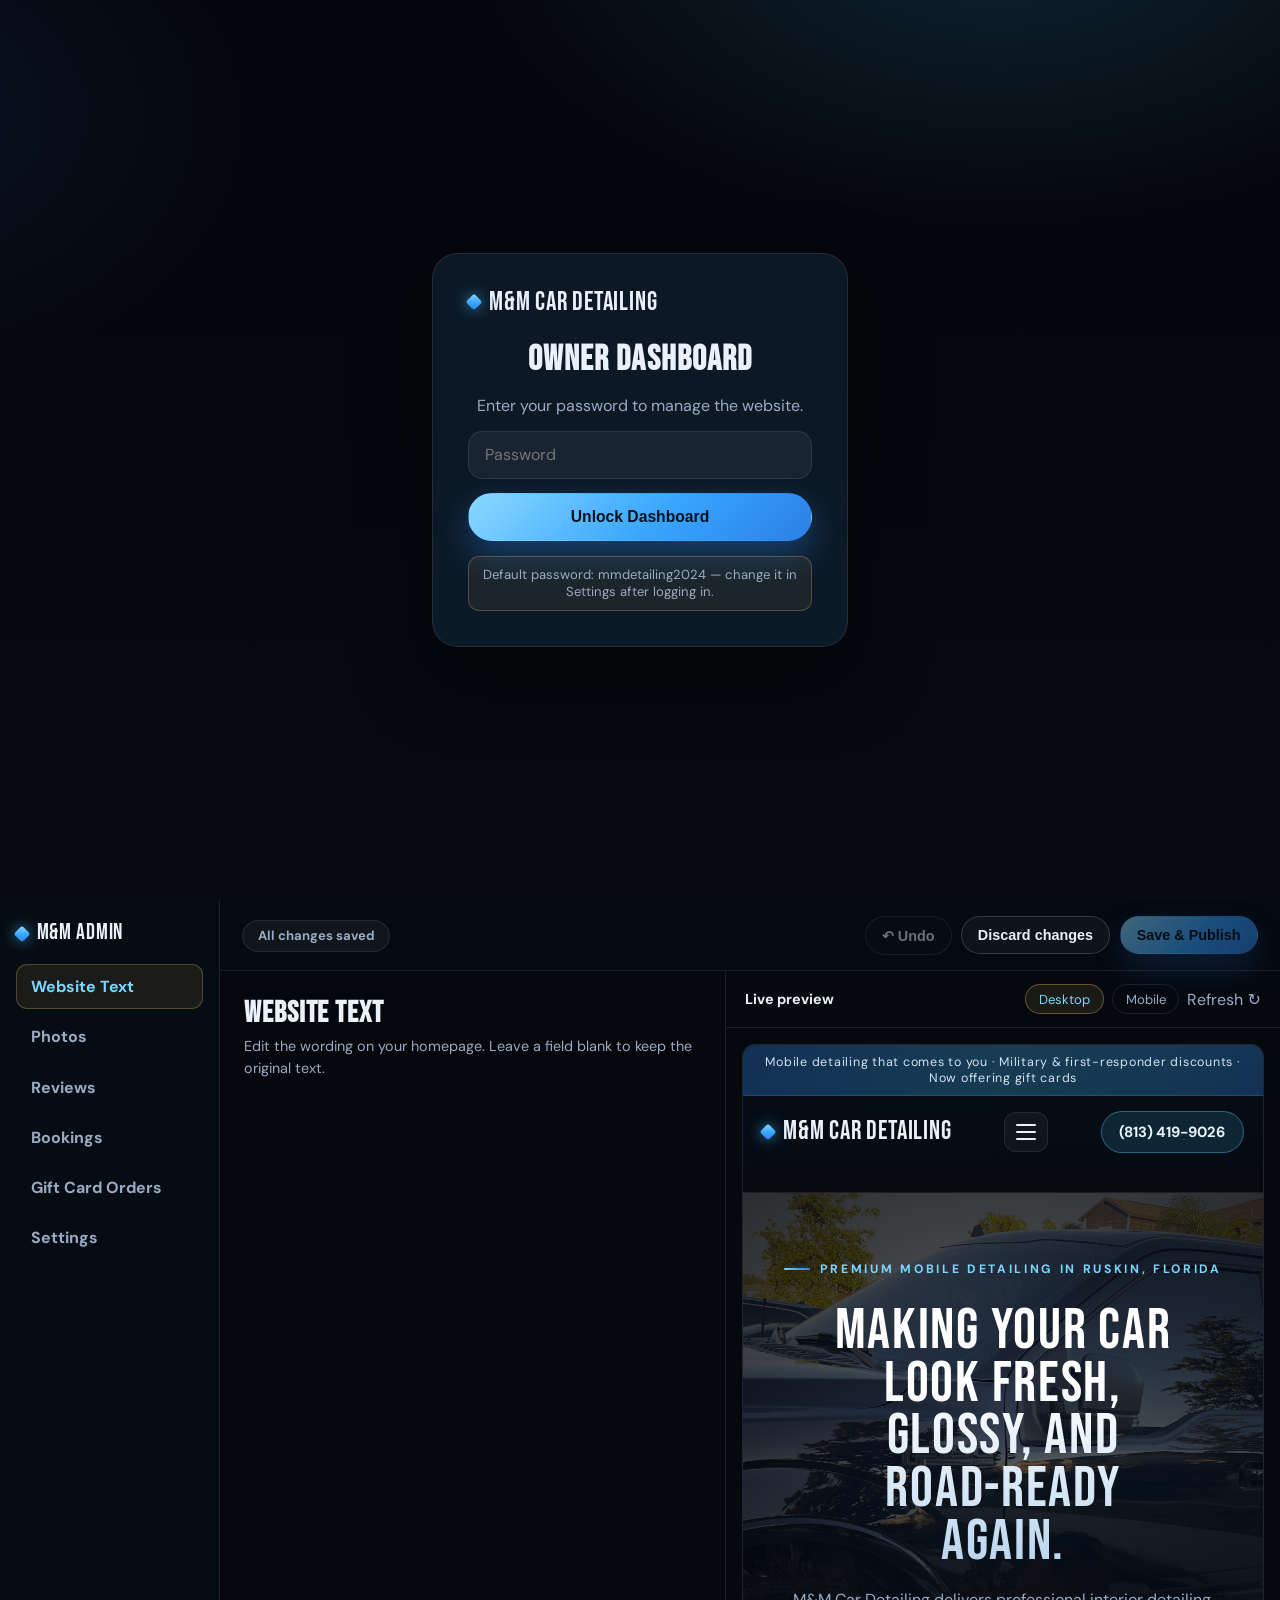
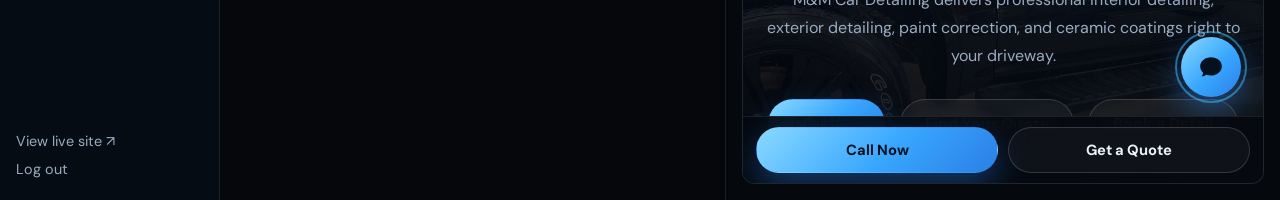
<file: admin/index.html>
<!DOCTYPE html>
<html lang="en">
  <head>
    <meta charset="UTF-8" />
    <meta name="viewport" content="width=device-width, initial-scale=1.0" />
    <meta name="robots" content="noindex, nofollow" />
    <title>Owner Dashboard | M&amp;M Car Detailing</title>
    <link rel="icon" type="image/svg+xml" href="../favicon.svg" />
    <link rel="preconnect" href="https://fonts.googleapis.com" />
    <link rel="preconnect" href="https://fonts.gstatic.com" crossorigin />
    <link
      href="https://fonts.googleapis.com/css2?family=Bebas+Neue&family=DM+Sans:wght@400;500;700&display=swap"
      rel="stylesheet"
    />
    <link rel="stylesheet" href="../styles.css" />
    <link rel="stylesheet" href="admin.css" />
  </head>
  <body class="admin-body">
    <!-- ================= LOGIN ================= -->
    <div class="login-screen" id="loginScreen">
      <form class="login-card" id="loginForm">
        <a class="brand" href="../">M&amp;M Car Detailing</a>
        <h1>Owner Dashboard</h1>
        <p>Enter your password to manage the website.</p>
        <input type="password" id="loginPassword" placeholder="Password" autocomplete="current-password" />
        <button type="submit" class="button primary">Unlock Dashboard</button>
        <p class="login-error" id="loginError" hidden>Incorrect password. Try again.</p>
        <p class="login-hint" id="loginHint" hidden></p>
      </form>
    </div>

    <!-- ================= DASHBOARD ================= -->
    <div class="dash" id="dashboard" hidden>
      <aside class="dash-side">
        <a class="brand" href="../">M&amp;M Admin</a>
        <nav class="dash-tabs">
          <button class="dash-tab is-active" data-tab="content">Website Text</button>
          <button class="dash-tab" data-tab="photos">Photos</button>
          <button class="dash-tab" data-tab="reviews">Reviews</button>
          <button class="dash-tab" data-tab="bookings">Bookings</button>
          <button class="dash-tab" data-tab="orders">Gift Card Orders</button>
          <button class="dash-tab" data-tab="settings">Settings</button>
        </nav>
        <div class="dash-side-foot">
          <a href="../" target="_blank" rel="noopener">View live site ↗</a>
          <button id="logoutBtn" class="link-btn">Log out</button>
        </div>
      </aside>

      <main class="dash-main">
        <header class="dash-bar">
          <div class="dash-status">
            <span id="draftStatus" class="status-pill">All changes saved</span>
          </div>
          <div class="dash-bar-actions">
            <button id="undoBtn" class="button secondary sm" disabled>↶ Undo</button>
            <button id="discardBtn" class="button secondary sm">Discard changes</button>
            <button id="saveBtn" class="button primary sm" disabled>Save &amp; Publish</button>
          </div>
        </header>

        <div class="dash-content">
          <section class="editor-col">
            <!-- Content tab -->
            <div class="tab-panel is-active" data-panel="content">
              <h2>Website Text</h2>
              <p class="panel-note">Edit the wording on your homepage. Leave a field blank to keep the original text.</p>
              <div id="contentFields"></div>
            </div>

            <!-- Photos tab -->
            <div class="tab-panel" data-panel="photos">
              <h2>Photos</h2>
              <p class="panel-note">Replace any photo by uploading a new image. Large images are automatically resized.</p>
              <div id="photoFields" class="photo-grid"></div>
            </div>

            <!-- Reviews tab -->
            <div class="tab-panel" data-panel="reviews">
              <h2>Customer Reviews</h2>
              <p class="panel-note">Add, edit, or remove the testimonials shown on your homepage.</p>
              <div id="reviewList"></div>
              <button id="addReview" class="button secondary">+ Add Review</button>
            </div>

            <!-- Bookings tab -->
            <div class="tab-panel" data-panel="bookings">
              <h2>Booking Requests</h2>
              <p class="panel-note">Requests sent through the website chat assistant on this device. Customers also email each request to you directly.</p>
              <div id="bookingList"></div>
            </div>

            <!-- Orders tab -->
            <div class="tab-panel" data-panel="orders">
              <h2>Gift Card Orders</h2>
              <p class="panel-note">Orders placed through your Gift Cards page on this device.</p>
              <div id="orderList"></div>
            </div>

            <!-- Settings tab -->
            <div class="tab-panel" data-panel="settings">
              <h2>Settings</h2>

              <div class="setting-block">
                <h3>Change password</h3>
                <input type="password" id="newPassword" placeholder="New password (min 6 characters)" />
                <button id="changePwBtn" class="button secondary">Update password</button>
                <p class="setting-msg" id="pwMsg" hidden></p>
              </div>

              <div class="setting-block">
                <h3>AI Chatbot (optional upgrade)</h3>
                <p class="panel-note">
                  Your chatbot already answers common questions for free. To power it with live AI,
                  paste an Anthropic API key — it is stored only in this browser and used to call the
                  assistant directly.
                </p>
                <input type="password" id="apiKey" placeholder="sk-ant-… (leave blank to use built-in answers)" />
                <button id="saveKeyBtn" class="button secondary">Save key</button>
                <button id="clearKeyBtn" class="button secondary">Remove key</button>
                <p class="setting-msg" id="keyMsg" hidden></p>
              </div>

              <div class="setting-block danger">
                <h3>Reset everything</h3>
                <p class="panel-note">Remove all your edits and restore the original website.</p>
                <button id="resetBtn" class="button secondary">Reset to defaults</button>
              </div>
            </div>
          </section>

          <section class="preview-col">
            <div class="preview-bar">
              <strong>Live preview</strong>
              <div class="preview-controls">
                <button class="prev-device is-active" data-w="100%">Desktop</button>
                <button class="prev-device" data-w="420px">Mobile</button>
                <button id="refreshPreview" class="link-btn">Refresh ↻</button>
              </div>
            </div>
            <div class="preview-frame-wrap">
              <iframe id="previewFrame" class="preview-frame" title="Website preview" src="../index.html?preview=draft"></iframe>
            </div>
          </section>
        </div>
      </main>
    </div>

    <div class="toast" id="toast" hidden></div>

    <script src="admin.js"></script>
  </body>
</html>
</file>
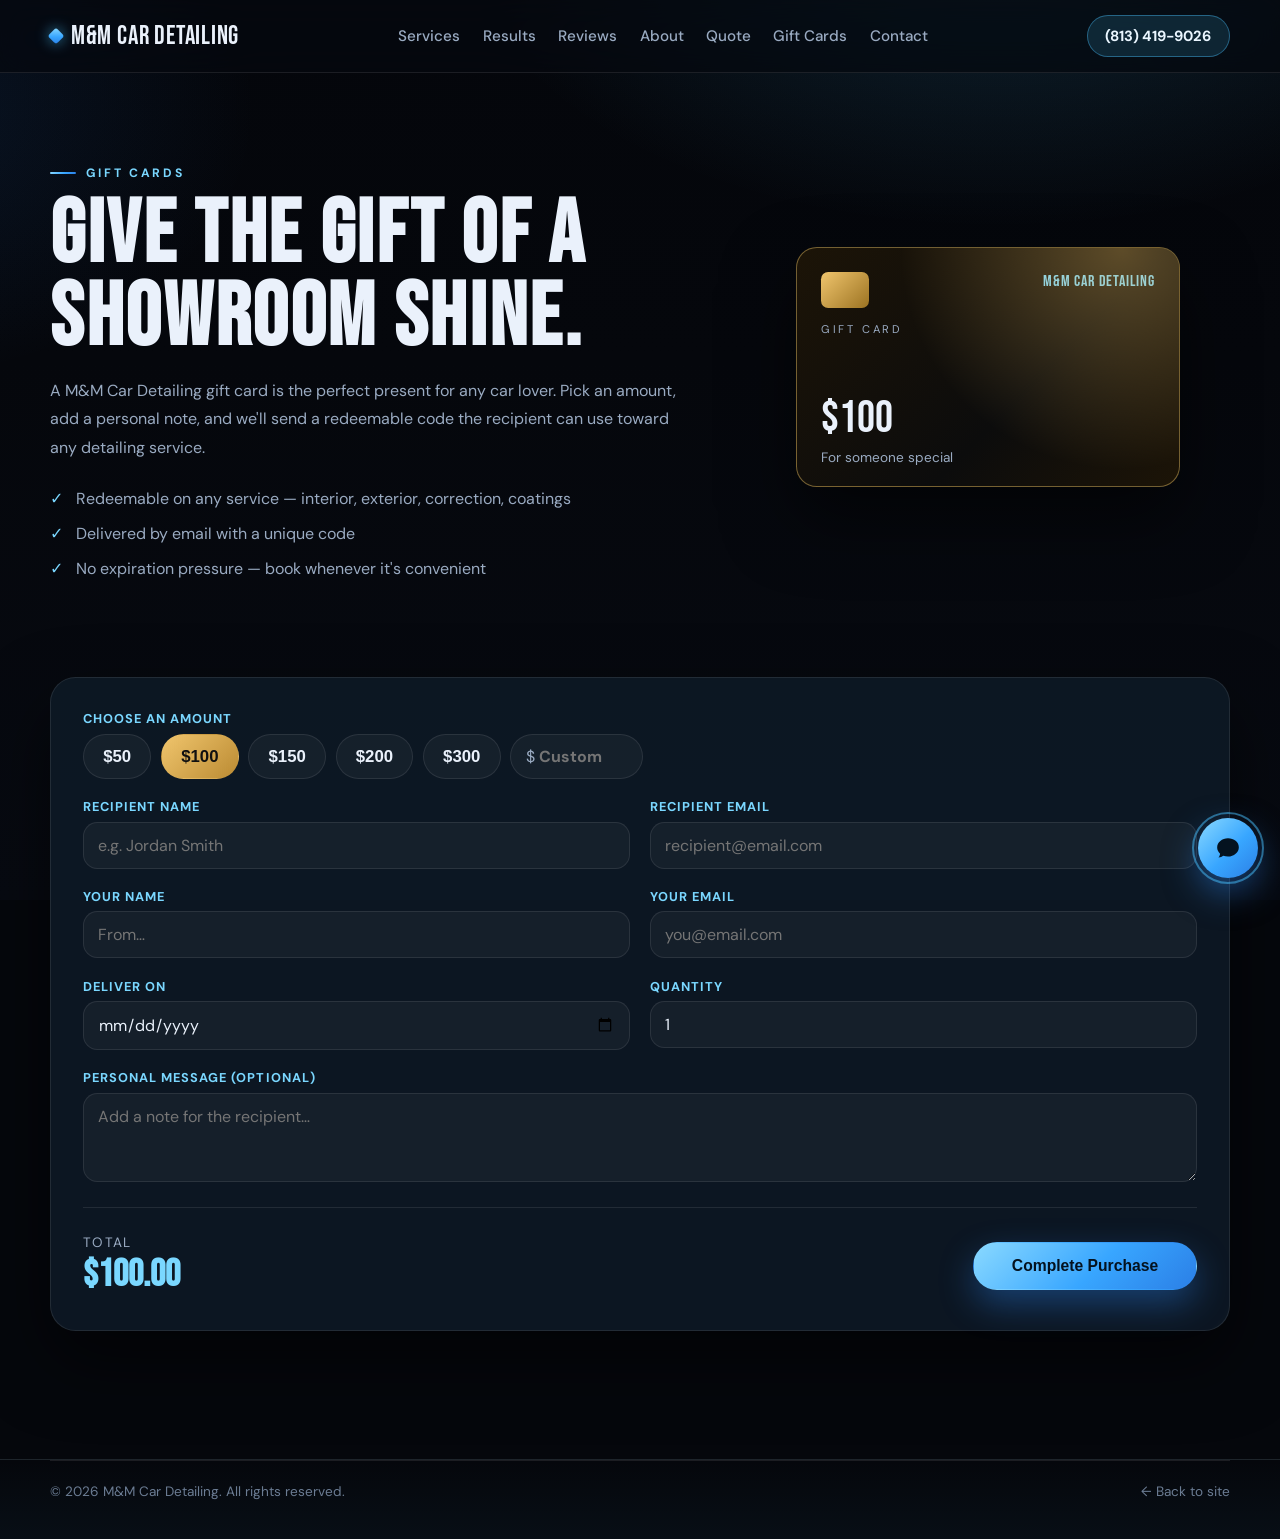
<file: gift-cards/index.html>
<!DOCTYPE html>
<html lang="en">
  <head>
    <meta charset="UTF-8" />
    <meta name="viewport" content="width=device-width, initial-scale=1.0" />
    <title>Gift Cards | M&amp;M Car Detailing</title>
    <meta
      name="description"
      content="Buy a digital M&M Car Detailing gift card. Choose an amount, add a personal message, and we'll deliver a redeemable code to the recipient."
    />
    <link rel="icon" type="image/svg+xml" href="../favicon.svg" />
    <link rel="preconnect" href="https://fonts.googleapis.com" />
    <link rel="preconnect" href="https://fonts.gstatic.com" crossorigin />
    <link
      href="https://fonts.googleapis.com/css2?family=Bebas+Neue&family=DM+Sans:wght@400;500;700&display=swap"
      rel="stylesheet"
    />
    <link rel="stylesheet" href="../styles.css" />
    <link rel="stylesheet" href="gift-cards.css" />
  </head>
  <body class="gift-page" id="top">
    <header class="site-header">
      <div class="container nav-wrap">
        <a class="brand" href="../">M&amp;M Car Detailing</a>
        <button class="nav-toggle" aria-label="Toggle navigation menu" aria-expanded="false">
          <span></span><span></span><span></span>
        </button>
        <nav class="site-nav" aria-label="Primary navigation">
          <a href="../#services">Services</a>
          <a href="../#results">Results</a>
          <a href="../#reviews">Reviews</a>
          <a href="../#about">About</a>
          <a href="../quote/">Quote</a>
          <a href="./">Gift Cards</a>
          <a href="../#contact">Contact</a>
        </nav>
        <a class="call-pill" href="tel:8134199026">(813) 419-9026</a>
      </div>
    </header>

    <main>
      <section class="section gift-hero">
        <div class="container gift-hero-grid">
          <div>
            <p class="section-kicker">Gift Cards</p>
            <h1 class="gift-title">Give the gift of a showroom shine.</h1>
            <p class="gift-intro">
              A M&amp;M Car Detailing gift card is the perfect present for any
              car lover. Pick an amount, add a personal note, and we'll send a
              redeemable code the recipient can use toward any detailing
              service.
            </p>
            <ul class="gift-points">
              <li>Redeemable on any service — interior, exterior, correction, coatings</li>
              <li>Delivered by email with a unique code</li>
              <li>No expiration pressure — book whenever it's convenient</li>
            </ul>
          </div>

          <aside class="gift-preview" aria-hidden="true">
            <div class="gift-card-art">
              <div class="gca-chip"></div>
              <span class="gca-brand">M&amp;M Car Detailing</span>
              <span class="gca-label">Gift Card</span>
              <span class="gca-amount" id="previewAmount">$100</span>
              <span class="gca-to" id="previewTo">For someone special</span>
            </div>
          </aside>
        </div>
      </section>

      <section class="section gift-form-section">
        <div class="container">
          <form id="giftForm" class="gift-form" novalidate>
            <div class="gift-grid">
              <div class="gift-field gift-span">
                <label>Choose an amount</label>
                <div class="amount-options" id="amountOptions">
                  <button type="button" class="amount-chip" data-amount="50">$50</button>
                  <button type="button" class="amount-chip is-active" data-amount="100">$100</button>
                  <button type="button" class="amount-chip" data-amount="150">$150</button>
                  <button type="button" class="amount-chip" data-amount="200">$200</button>
                  <button type="button" class="amount-chip" data-amount="300">$300</button>
                  <div class="amount-custom">
                    <span>$</span>
                    <input type="number" id="customAmount" min="25" max="2000" step="5" placeholder="Custom" />
                  </div>
                </div>
              </div>

              <div class="gift-field">
                <label for="recipientName">Recipient name</label>
                <input type="text" id="recipientName" required placeholder="e.g. Jordan Smith" />
              </div>
              <div class="gift-field">
                <label for="recipientEmail">Recipient email</label>
                <input type="email" id="recipientEmail" required placeholder="recipient@email.com" />
              </div>
              <div class="gift-field">
                <label for="senderName">Your name</label>
                <input type="text" id="senderName" required placeholder="From…" />
              </div>
              <div class="gift-field">
                <label for="senderEmail">Your email</label>
                <input type="email" id="senderEmail" required placeholder="you@email.com" />
              </div>
              <div class="gift-field">
                <label for="deliveryDate">Deliver on</label>
                <input type="date" id="deliveryDate" />
              </div>
              <div class="gift-field">
                <label for="quantity">Quantity</label>
                <input type="number" id="quantity" min="1" max="20" value="1" />
              </div>
              <div class="gift-field gift-span">
                <label for="message">Personal message (optional)</label>
                <textarea id="message" rows="3" maxlength="300" placeholder="Add a note for the recipient…"></textarea>
              </div>
            </div>

            <div class="gift-summary">
              <div class="gift-total">
                <span>Total</span>
                <strong id="totalAmount">$100.00</strong>
              </div>
              <button type="submit" class="button primary gift-submit">Complete Purchase</button>
            </div>
            <p class="gift-error" id="giftError" role="alert" hidden></p>
          </form>

          <!-- Confirmation -->
          <div class="gift-confirm" id="giftConfirm" hidden>
            <div class="confirm-check" aria-hidden="true">✓</div>
            <h2>Your gift card is ready!</h2>
            <p id="confirmLead">
              Here's the gift card code. To finalize payment and delivery,
              send us the order — we'll confirm payment by phone, text, or your
              preferred method and email the card to the recipient
              <span id="confirmWhen"></span>.
            </p>
            <div class="code-box">
              <span>Gift Card Code</span>
              <strong id="giftCode">MM-XXXX-XXXX</strong>
              <button type="button" class="copy-btn" id="copyCode">Copy</button>
            </div>
            <dl class="confirm-details" id="confirmDetails"></dl>
            <div class="confirm-actions">
              <a class="button primary" id="payNow" href="#" target="_blank" rel="noopener" hidden>Pay securely &rarr;</a>
              <a class="button primary" id="emailOrder" href="#">Send Order &amp; Pay Details</a>
              <a class="button secondary" href="tel:8134199026">Call to Pay (813) 419-9026</a>
              <button type="button" class="button secondary" id="anotherGift">Buy Another</button>
            </div>
            <p class="confirm-note" id="payNote" hidden></p>
            <p class="confirm-note">
              Prefer to pay another way? Call or text <a href="tel:8134199026">(813) 419-9026</a>.
              We accept cash, card, and major payment apps.
            </p>
          </div>
        </div>
      </section>
    </main>

    <footer class="site-footer">
      <div class="container footer-bottom">
        <span>&copy; <span id="year">2026</span> M&amp;M Car Detailing. All rights reserved.</span>
        <a href="../">← Back to site</a>
      </div>
    </footer>

    <script src="../site.js"></script>
    <script src="gift-cards.js"></script>
  </body>
</html>
</file>
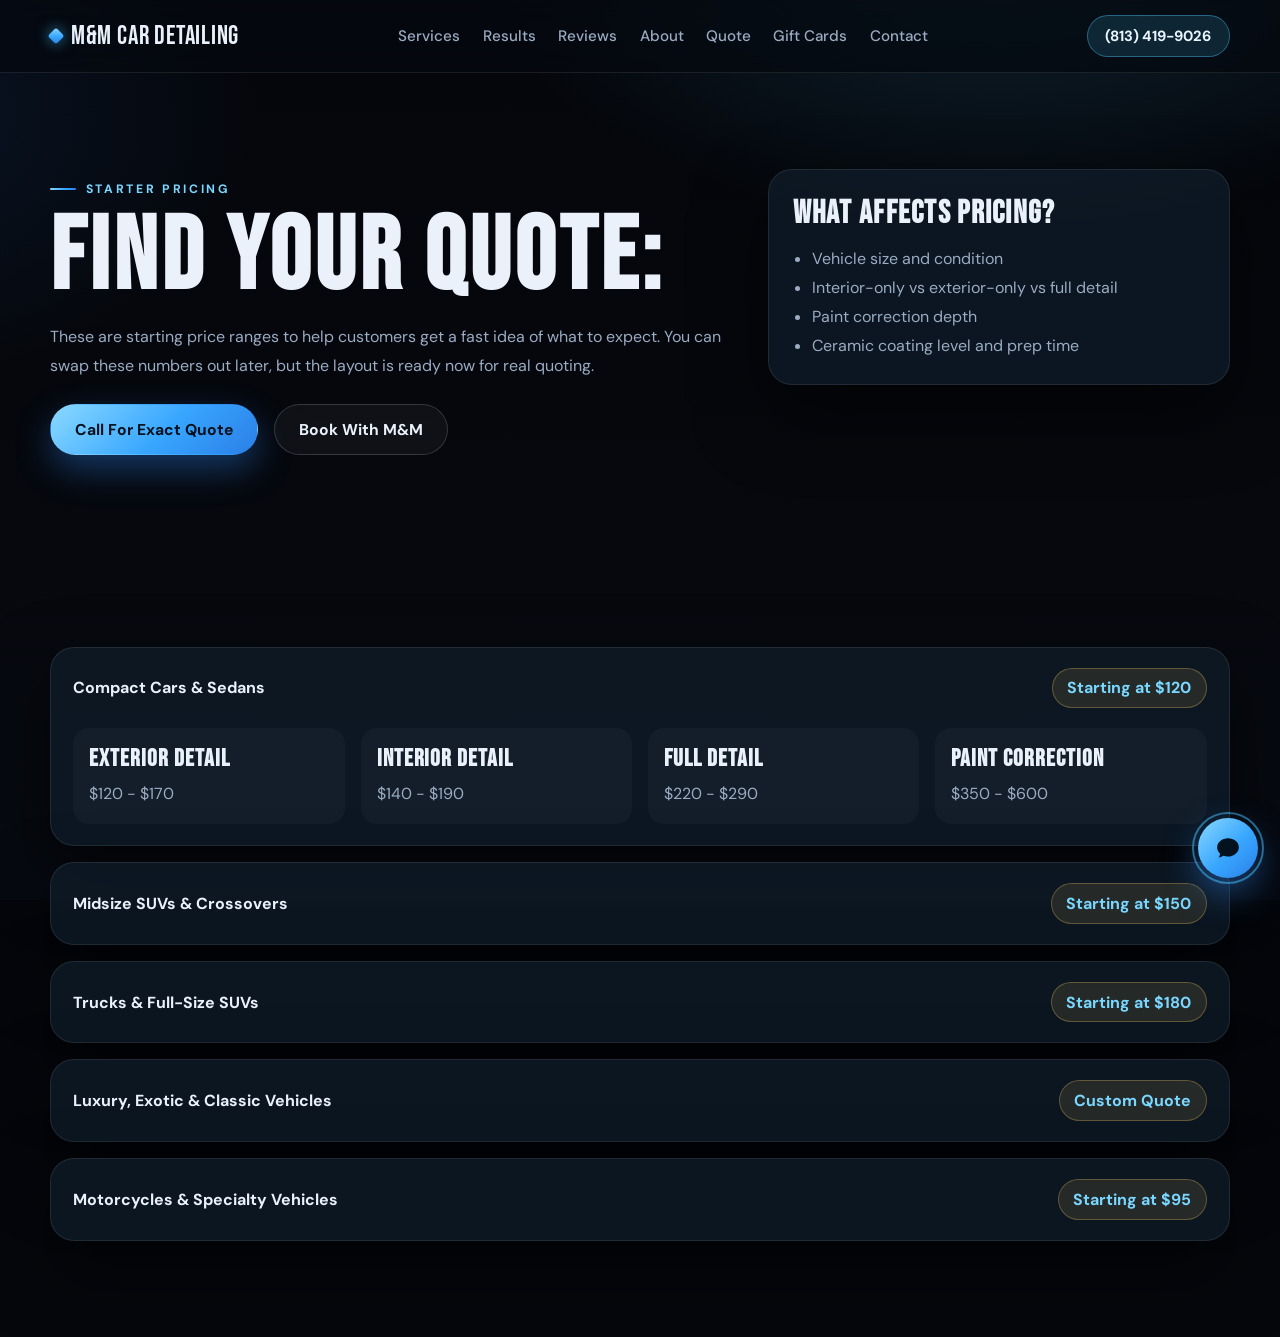
<file: quote/index.html>
<!DOCTYPE html>
<html lang="en">
  <head>
    <meta charset="UTF-8" />
    <meta name="viewport" content="width=device-width, initial-scale=1.0" />
    <title>Find Your Quote | M&amp;M Car Detailing</title>
    <meta
      name="description"
      content="Browse starter quote ranges for mobile detailing packages from M&M Car Detailing in Ruskin, Florida."
    />
    <link rel="icon" type="image/svg+xml" href="../favicon.svg" />
    <link rel="preconnect" href="https://fonts.googleapis.com" />
    <link rel="preconnect" href="https://fonts.gstatic.com" crossorigin />
    <link
      href="https://fonts.googleapis.com/css2?family=Bebas+Neue&family=DM+Sans:wght@400;500;700&display=swap"
      rel="stylesheet"
    />
    <link rel="stylesheet" href="../styles.css" />
    <link rel="stylesheet" href="quote.css" />
  </head>
  <body class="quote-page">
    <header class="site-header">
      <div class="container nav-wrap">
        <a class="brand" href="../">M&amp;M Car Detailing</a>
        <button class="nav-toggle" aria-label="Toggle navigation menu" aria-expanded="false">
          <span></span><span></span><span></span>
        </button>
        <nav class="site-nav" aria-label="Primary navigation">
          <a href="../#services">Services</a>
          <a href="../#results">Results</a>
          <a href="../#reviews">Reviews</a>
          <a href="../#about">About</a>
          <a href="./">Quote</a>
          <a href="../gift-cards/">Gift Cards</a>
          <a href="../#contact">Contact</a>
        </nav>
        <a class="call-pill" href="tel:8134199026">(813) 419-9026</a>
      </div>
    </header>

    <main>
      <section class="quote-hero section">
        <div class="container quote-hero-grid">
          <div>
            <p class="section-kicker">Starter Pricing</p>
            <h1 class="quote-title">Find Your Quote:</h1>
            <p class="quote-intro">
              These are starting price ranges to help customers get a fast idea
              of what to expect. You can swap these numbers out later, but the
              layout is ready now for real quoting.
            </p>
            <div class="quote-actions">
              <a class="button primary" href="tel:8134199026">Call For Exact Quote</a>
              <a class="button secondary" href="../#contact">Book With M&amp;M</a>
            </div>
          </div>
          <aside class="quote-side-card">
            <h2>What affects pricing?</h2>
            <ul>
              <li>Vehicle size and condition</li>
              <li>Interior-only vs exterior-only vs full detail</li>
              <li>Paint correction depth</li>
              <li>Ceramic coating level and prep time</li>
            </ul>
          </aside>
        </div>
      </section>

      <section class="section quote-section">
        <div class="container">
          <div class="quote-grid">
            <details class="quote-card" open>
              <summary>
                <span>Compact Cars &amp; Sedans</span>
                <span class="quote-badge">Starting at $120</span>
              </summary>
              <div class="quote-card-body">
                <div>
                  <h3>Exterior Detail</h3>
                  <p>$120 - $170</p>
                </div>
                <div>
                  <h3>Interior Detail</h3>
                  <p>$140 - $190</p>
                </div>
                <div>
                  <h3>Full Detail</h3>
                  <p>$220 - $290</p>
                </div>
                <div>
                  <h3>Paint Correction</h3>
                  <p>$350 - $600</p>
                </div>
              </div>
            </details>

            <details class="quote-card">
              <summary>
                <span>Midsize SUVs &amp; Crossovers</span>
                <span class="quote-badge">Starting at $150</span>
              </summary>
              <div class="quote-card-body">
                <div>
                  <h3>Exterior Detail</h3>
                  <p>$150 - $210</p>
                </div>
                <div>
                  <h3>Interior Detail</h3>
                  <p>$170 - $240</p>
                </div>
                <div>
                  <h3>Full Detail</h3>
                  <p>$260 - $340</p>
                </div>
                <div>
                  <h3>Paint Correction</h3>
                  <p>$450 - $750</p>
                </div>
              </div>
            </details>

            <details class="quote-card">
              <summary>
                <span>Trucks &amp; Full-Size SUVs</span>
                <span class="quote-badge">Starting at $180</span>
              </summary>
              <div class="quote-card-body">
                <div>
                  <h3>Exterior Detail</h3>
                  <p>$180 - $250</p>
                </div>
                <div>
                  <h3>Interior Detail</h3>
                  <p>$190 - $270</p>
                </div>
                <div>
                  <h3>Full Detail</h3>
                  <p>$290 - $390</p>
                </div>
                <div>
                  <h3>Paint Correction</h3>
                  <p>$550 - $900</p>
                </div>
              </div>
            </details>

            <details class="quote-card">
              <summary>
                <span>Luxury, Exotic &amp; Classic Vehicles</span>
                <span class="quote-badge">Custom Quote</span>
              </summary>
              <div class="quote-card-body">
                <div>
                  <h3>Exterior Detail</h3>
                  <p>$250 - $400</p>
                </div>
                <div>
                  <h3>Interior Detail</h3>
                  <p>$240 - $420</p>
                </div>
                <div>
                  <h3>Full Detail</h3>
                  <p>$420 - $700</p>
                </div>
                <div>
                  <h3>Paint Correction / Coating</h3>
                  <p>$900+</p>
                </div>
              </div>
            </details>

            <details class="quote-card">
              <summary>
                <span>Motorcycles &amp; Specialty Vehicles</span>
                <span class="quote-badge">Starting at $95</span>
              </summary>
              <div class="quote-card-body">
                <div>
                  <h3>Wash &amp; Detail</h3>
                  <p>$95 - $160</p>
                </div>
                <div>
                  <h3>Chrome / Trim Cleanup</h3>
                  <p>$130 - $220</p>
                </div>
                <div>
                  <h3>Specialty Protection</h3>
                  <p>$180 - $320</p>
                </div>
                <div>
                  <h3>Custom Service</h3>
                  <p>Priced after inspection</p>
                </div>
              </div>
            </details>
          </div>
        </div>
      </section>
    </main>
    <script src="../site.js"></script>
    <script src="quote.js"></script>
  </body>
</html>
</file>
<file: styles.css>
/* =========================================================================
   M&M Car Detailing — "Obsidian & Ice" design system
   Cinematic near-black canvas · electric ice-blue accent · chrome glass
   Shared across home, quote, gift-cards, and admin (via CSS variables).
   ========================================================================= */

:root {
  /* Surfaces */
  --bg: #05070c;
  --bg-2: #080b12;
  --panel: #0d131e;
  --panel-alt: #131c2a;
  --glass: rgba(255, 255, 255, 0.045);
  --glass-strong: rgba(255, 255, 255, 0.08);

  /* Text */
  --text: #eaf1fb;
  --muted: #9aabc2;
  --faint: #6b7c93;

  /* Accent (ice blue). Named --gold for back-compat with shared pages,
     which inherit it as their primary accent. */
  --gold: #49c2ff;
  --gold-strong: #7ad7ff;
  --accent: #49c2ff;
  --accent-strong: #7ad7ff;
  --accent-deep: #2b7fe6;
  --accent-soft: rgba(73, 194, 255, 0.14);
  --accent-grad: linear-gradient(135deg, #8ad9ff 0%, #38a6ff 55%, #2b7fe6 100%);
  --accent-glow: 0 0 0 1px rgba(73, 194, 255, 0.35), 0 16px 40px rgba(43, 127, 230, 0.35);

  /* Warm star color (the one place gold survives) */
  --star: #f4c878;

  /* Lines + shadow */
  --line: rgba(255, 255, 255, 0.09);
  --line-strong: rgba(255, 255, 255, 0.16);
  --shadow: 0 30px 70px rgba(0, 0, 0, 0.55);
  --shadow-sm: 0 12px 30px rgba(0, 0, 0, 0.4);

  /* Type */
  --display: "Bebas Neue", Impact, sans-serif;
  --body: "DM Sans", "Segoe UI", system-ui, sans-serif;

  --radius: 18px;
  --radius-lg: 26px;
  --ease: cubic-bezier(0.22, 1, 0.36, 1);
}

* {
  box-sizing: border-box;
}

html {
  scroll-behavior: smooth;
}

body {
  margin: 0;
  font-family: var(--body);
  color: var(--text);
  background-color: var(--bg);
  background-image:
    radial-gradient(900px 500px at 78% -8%, rgba(73, 194, 255, 0.16), transparent 60%),
    radial-gradient(700px 500px at -10% 12%, rgba(43, 127, 230, 0.12), transparent 55%),
    linear-gradient(180deg, #04060b 0%, #05070c 40%, #070a11 100%);
  background-attachment: fixed;
  -webkit-font-smoothing: antialiased;
  overflow-x: hidden;
}

img {
  display: block;
  max-width: 100%;
}

a {
  color: inherit;
  text-decoration: none;
}

::selection {
  background: rgba(73, 194, 255, 0.3);
  color: #fff;
}

.container {
  width: min(1180px, calc(100% - 2.4rem));
  margin: 0 auto;
}

/* ============================== Announce ============================== */
.announce {
  position: relative;
  z-index: 30;
  text-align: center;
  font-size: 0.78rem;
  letter-spacing: 0.06em;
  padding: 0.55rem 1rem;
  color: #dff1ff;
  background: linear-gradient(90deg, rgba(43, 127, 230, 0.25), rgba(73, 194, 255, 0.2), rgba(43, 127, 230, 0.25));
  border-bottom: 1px solid rgba(73, 194, 255, 0.18);
}
.announce span {
  opacity: 0.92;
}

/* =============================== Header =============================== */
.site-header {
  position: sticky;
  top: 0;
  z-index: 25;
  backdrop-filter: blur(16px) saturate(140%);
  -webkit-backdrop-filter: blur(16px) saturate(140%);
  background: rgba(6, 9, 15, 0.72);
  border-bottom: 1px solid var(--line);
}

.nav-wrap {
  display: flex;
  align-items: center;
  justify-content: space-between;
  gap: 1rem;
  padding: 0.95rem 0;
}

.brand,
.section-title,
.hero h1,
.service-card h3,
.contact-card h3,
.intro-grid h2,
.giftcard-grid h2 {
  font-family: var(--display);
  letter-spacing: 0.03em;
  font-weight: 400;
}

.brand {
  font-size: 1.65rem;
  display: inline-flex;
  align-items: center;
  gap: 0.55rem;
  line-height: 1;
}
.brand::before {
  content: "";
  width: 12px;
  height: 12px;
  border-radius: 3px;
  background: var(--accent-grad);
  box-shadow: 0 0 14px rgba(73, 194, 255, 0.7);
  transform: rotate(45deg);
}

.site-nav {
  display: flex;
  gap: 1.4rem;
  color: var(--muted);
  font-size: 0.95rem;
  font-weight: 500;
}
.site-nav a {
  position: relative;
  padding: 0.2rem 0;
  transition: color 0.2s var(--ease);
}
.site-nav a::after {
  content: "";
  position: absolute;
  left: 0;
  bottom: -2px;
  width: 0;
  height: 2px;
  border-radius: 2px;
  background: var(--accent-grad);
  transition: width 0.25s var(--ease);
}
.site-nav a:hover,
.site-nav a:focus-visible {
  color: #fff;
}
.site-nav a:hover::after,
.site-nav a:focus-visible::after {
  width: 100%;
}

.nav-toggle {
  display: none;
  flex-direction: column;
  gap: 5px;
  width: 44px;
  height: 40px;
  align-items: center;
  justify-content: center;
  background: var(--glass);
  border: 1px solid var(--line);
  border-radius: 12px;
  cursor: pointer;
}
.nav-toggle span {
  width: 20px;
  height: 2px;
  background: var(--text);
  border-radius: 2px;
  transition: transform 0.25s var(--ease), opacity 0.2s;
}

.call-pill {
  padding: 0.62rem 1.1rem;
  border-radius: 999px;
  font-weight: 700;
  font-size: 0.92rem;
  color: #eaf6ff;
  background: var(--accent-soft);
  border: 1px solid rgba(73, 194, 255, 0.4);
  white-space: nowrap;
  transition: transform 0.2s var(--ease), box-shadow 0.2s var(--ease), background 0.2s;
}
.call-pill:hover {
  transform: translateY(-2px);
  background: rgba(73, 194, 255, 0.2);
  box-shadow: 0 10px 26px rgba(43, 127, 230, 0.3);
}

/* =============================== Buttons ============================== */
.button {
  display: inline-flex;
  align-items: center;
  justify-content: center;
  gap: 0.5rem;
  min-height: 3rem;
  padding: 0.85rem 1.5rem;
  border-radius: 999px;
  font-weight: 700;
  font-size: 0.98rem;
  border: 1px solid transparent;
  cursor: pointer;
  transition: transform 0.2s var(--ease), box-shadow 0.25s var(--ease), background 0.25s, border-color 0.25s;
}
.button.primary {
  color: #04121f;
  background: var(--accent-grad);
  box-shadow: 0 14px 34px rgba(43, 127, 230, 0.4);
}
.button.primary:hover,
.button.primary:focus-visible {
  transform: translateY(-3px);
  box-shadow: 0 20px 44px rgba(43, 127, 230, 0.55);
}
.button.secondary {
  color: var(--text);
  background: var(--glass);
  border-color: var(--line-strong);
  backdrop-filter: blur(6px);
}
.button.secondary:hover,
.button.secondary:focus-visible {
  transform: translateY(-3px);
  border-color: rgba(73, 194, 255, 0.5);
  background: var(--accent-soft);
}

/* ================================ Hero =============================== */
.hero {
  position: relative;
  min-height: 92vh;
  display: flex;
  align-items: center;
  overflow: hidden;
}
/* Full-bleed editable background image */
.hero-bg {
  position: absolute;
  inset: 0;
  width: 100%;
  height: 100%;
  object-fit: cover;
  object-position: center;
  transform: scale(1.05);
  filter: saturate(108%);
  z-index: 0;
}
/* Scrim over the image for legibility */
.hero-full::before {
  content: "";
  position: absolute;
  inset: 0;
  z-index: 1;
  background:
    radial-gradient(130% 95% at 50% 30%, rgba(5, 7, 12, 0.4), rgba(5, 7, 12, 0.82) 72%),
    linear-gradient(180deg, rgba(5, 7, 12, 0.55), rgba(5, 7, 12, 0.32) 38%, var(--bg));
}
/* legacy split hero scrim (unused on full hero) */
.hero:not(.hero-full)::before {
  content: "";
  position: absolute;
  inset: 0;
  background:
    linear-gradient(105deg, rgba(5, 7, 12, 0.95) 12%, rgba(5, 7, 12, 0.55) 52%, rgba(5, 9, 16, 0.85) 100%);
  transform: scale(1.05);
}

/* Full-bleed centered layout */
.hero-full {
  text-align: center;
  justify-content: center;
  min-height: 96vh;
}
.hero-inner {
  position: relative;
  z-index: 2;
  max-width: 56rem;
  display: flex;
  flex-direction: column;
  align-items: center;
  padding: 7rem 0 8rem;
}
.hero-full .eyebrow { justify-content: center; }
.hero-full h1 {
  max-width: 17ch;
  font-size: clamp(3.2rem, 9vw, 7rem);
}
.hero-full .hero-text { margin-left: auto; margin-right: auto; }
.hero-full .hero-actions { justify-content: center; }
.hero-full .hero-trust { justify-content: center; }

/* Scroll cue */
.hero-scroll {
  position: absolute;
  left: 50%;
  bottom: 1.6rem;
  transform: translateX(-50%);
  z-index: 2;
  width: 26px;
  height: 42px;
  border: 2px solid rgba(255, 255, 255, 0.4);
  border-radius: 14px;
  display: grid;
  justify-items: center;
  padding-top: 7px;
}
.hero-scroll span {
  width: 4px;
  height: 8px;
  border-radius: 2px;
  background: var(--accent-strong);
  animation: scrolldot 1.6s ease-in-out infinite;
}
@keyframes scrolldot {
  0% { transform: translateY(0); opacity: 1; }
  70% { transform: translateY(13px); opacity: 0; }
  100% { opacity: 0; }
}
@media (prefers-reduced-motion: reduce) { .hero-scroll span { animation: none; } }
/* slow sheen sweep */
.hero::after {
  content: "";
  position: absolute;
  inset: 0;
  z-index: 1;
  background: linear-gradient(115deg, transparent 30%, rgba(120, 200, 255, 0.06) 48%, transparent 62%);
  background-size: 250% 250%;
  animation: sheen 9s var(--ease) infinite;
  pointer-events: none;
}
@keyframes sheen {
  0% { background-position: 120% 0; }
  60%, 100% { background-position: -40% 0; }
}
.hero-overlay {
  position: absolute;
  inset: auto 0 0 0;
  height: 22rem;
  background: linear-gradient(180deg, transparent, var(--bg));
  z-index: 1;
}
.hero-grid {
  position: relative;
  z-index: 2;
  display: grid;
  grid-template-columns: 1.25fr 0.85fr;
  gap: 2.5rem;
  align-items: center;
  padding: 6rem 0 5rem;
}

.eyebrow,
.section-kicker,
.label {
  display: inline-flex;
  align-items: center;
  gap: 0.6rem;
  color: var(--accent-strong);
  text-transform: uppercase;
  letter-spacing: 0.22em;
  font-size: 0.76rem;
  font-weight: 700;
}
.eyebrow::before,
.section-kicker::before,
.label::before {
  content: "";
  width: 26px;
  height: 2px;
  border-radius: 2px;
  background: var(--accent-grad);
}

.hero h1 {
  margin: 1rem 0 0;
  font-size: clamp(3.4rem, 8vw, 6.6rem);
  line-height: 0.92;
  max-width: 15ch;
  background: linear-gradient(180deg, #ffffff 30%, #b9d4ee 100%);
  -webkit-background-clip: text;
  background-clip: text;
  color: transparent;
}

.hero-text,
.contact-copy,
.service-card p,
.story-copy p,
.intro-text {
  color: var(--muted);
  line-height: 1.75;
}
.hero-text {
  max-width: 40rem;
  margin: 1.1rem 0 0;
  font-size: 1.08rem;
}

.hero-actions {
  display: flex;
  flex-wrap: wrap;
  gap: 0.9rem;
  margin-top: 1.8rem;
}

.hero-meta {
  display: grid;
  grid-template-columns: repeat(3, minmax(0, 1fr));
  gap: 0.9rem;
  margin-top: 2.2rem;
}
.hero-meta div {
  padding: 1rem 1.1rem;
  border-radius: var(--radius);
  background: var(--glass);
  border: 1px solid var(--line);
  backdrop-filter: blur(6px);
}
.hero-meta strong {
  display: block;
  font-family: var(--display);
  font-size: 1.5rem;
  letter-spacing: 0.02em;
  color: #fff;
}
.hero-meta span {
  color: var(--muted);
  font-size: 0.88rem;
}

.hero-card {
  justify-self: end;
  max-width: 27rem;
  padding: 0.8rem;
  border-radius: var(--radius-lg);
  background: linear-gradient(160deg, rgba(73, 194, 255, 0.16), rgba(8, 12, 20, 0.6));
  border: 1px solid rgba(73, 194, 255, 0.3);
  box-shadow: var(--shadow);
}
.hero-card img {
  border-radius: 18px;
}

/* ============================== Reveal ============================== */
.reveal {
  opacity: 0;
  transform: translateY(28px);
  transition: opacity 0.7s var(--ease), transform 0.7s var(--ease);
  will-change: opacity, transform;
}
.reveal.in {
  opacity: 1;
  transform: none;
}
@media (prefers-reduced-motion: reduce) {
  .reveal { opacity: 1; transform: none; transition: none; }
  .hero::after { animation: none; }
}

/* ============================== Sections ============================ */
.section,
.intro-strip {
  padding: 6rem 0;
}
.section-title {
  margin: 0.9rem 0 0;
  font-size: clamp(2.4rem, 5vw, 4rem);
  line-height: 0.98;
  max-width: 18ch;
}
#reviews .container {
  text-align: center;
}
#reviews .section-title {
  max-width: none;
  margin-inline: auto;
}
#reviews .section-kicker {
  justify-content: center;
}

/* ============================ Intro strip ========================== */
.intro-grid {
  display: grid;
  grid-template-columns: 1.1fr 0.9fr;
  gap: 2rem;
  align-items: center;
  padding: 2.4rem;
  border-radius: var(--radius-lg);
  background: linear-gradient(140deg, rgba(20, 28, 42, 0.9), rgba(8, 12, 20, 0.92));
  border: 1px solid var(--line);
  box-shadow: var(--shadow);
}
.intro-grid h2 {
  font-size: clamp(2rem, 4vw, 3.4rem);
  line-height: 0.98;
  max-width: 13ch;
  margin: 0.7rem 0 0;
}
.intro-copy { display: grid; gap: 1rem; align-content: start; }
.intro-text { max-width: 32rem; margin: 0; }
.intro-points { display: grid; gap: 0.8rem; align-content: start; }
.intro-points p {
  margin: 0;
  padding: 0.9rem 1.1rem;
  border-radius: 12px;
  color: var(--muted);
  background: var(--glass);
  border-left: 3px solid var(--accent);
}
.intro-mini-grid {
  display: grid;
  grid-template-columns: repeat(2, minmax(0, 1fr));
  gap: 0.8rem;
  margin-top: 0.2rem;
}
.intro-mini-card {
  padding: 1rem;
  border-radius: 14px;
  background: var(--glass);
  border: 1px solid var(--line);
}
.intro-mini-card strong { display: block; color: #fff; margin-bottom: 0.3rem; }
.intro-mini-card span { color: var(--muted); font-size: 0.9rem; line-height: 1.5; }
.intro-button { justify-self: start; }
.intro-points .intro-button { margin-top: 0.3rem; }

/* ============================== Services =========================== */
.service-grid {
  display: grid;
  grid-template-columns: repeat(4, minmax(0, 1fr));
  gap: 1.1rem;
  margin-top: 2.6rem;
  counter-reset: svc;
}
.service-card {
  position: relative;
  text-align: left;
  padding: 1.6rem 1.4rem;
  border-radius: var(--radius);
  background: var(--glass);
  border: 1px solid var(--line);
  overflow: hidden;
  transition: transform 0.3s var(--ease), border-color 0.3s, background 0.3s;
}
.service-card::before {
  counter-increment: svc;
  content: "0" counter(svc);
  position: absolute;
  top: 1rem;
  right: 1.1rem;
  font-family: var(--display);
  font-size: 1.4rem;
  color: rgba(255, 255, 255, 0.14);
}
.service-card:hover {
  transform: translateY(-6px);
  border-color: rgba(73, 194, 255, 0.4);
  background: var(--glass-strong);
}
.service-icon {
  width: 56px;
  height: 56px;
  display: grid;
  place-items: center;
  border-radius: 16px;
  margin-bottom: 1.1rem;
  color: #cdecff;
  background: linear-gradient(160deg, rgba(73, 194, 255, 0.28), rgba(43, 127, 230, 0.12));
  border: 1px solid rgba(73, 194, 255, 0.32);
}
.service-icon svg { width: 30px; height: 30px; }
.service-card h3 {
  margin: 0 0 0.55rem;
  font-size: 1.55rem;
  color: #fff;
}

/* ============================== Gallery ============================ */
.gallery-grid {
  display: grid;
  grid-template-columns: repeat(4, minmax(0, 1fr));
  grid-auto-rows: 13.5rem;
  gap: 1rem;
  margin-top: 2.6rem;
}
.gallery-card {
  position: relative;
  overflow: hidden;
  border-radius: var(--radius);
  border: 1px solid var(--line);
  background: #0b1018;
}
.gallery-card::after {
  content: "";
  position: absolute;
  inset: 0;
  border-radius: inherit;
  box-shadow: inset 0 0 0 1px rgba(73, 194, 255, 0);
  transition: box-shadow 0.3s var(--ease);
}
.gallery-card img {
  width: 100%;
  height: 100%;
  object-fit: cover;
  transition: transform 0.55s var(--ease);
}
.gallery-card:hover img { transform: scale(1.06); }
.gallery-card:hover::after { box-shadow: inset 0 0 0 1px rgba(73, 194, 255, 0.5), inset 0 -60px 60px rgba(43, 127, 230, 0.2); }
.gallery-feature { grid-column: span 2; grid-row: span 2; }
.gallery-wide { grid-column: span 2; }
.gallery-tall { grid-row: span 2; }

/* ============================== Reviews =========================== */
.reviews-grid {
  display: grid;
  grid-template-columns: repeat(auto-fit, minmax(260px, 1fr));
  gap: 1.2rem;
  margin-top: 2.6rem;
  text-align: left;
}
.review-card {
  padding: 1.6rem;
  border-radius: var(--radius);
  background: linear-gradient(160deg, var(--glass-strong), var(--glass));
  border: 1px solid var(--line);
  box-shadow: var(--shadow-sm);
}
.review-stars {
  color: var(--star);
  letter-spacing: 0.15em;
  font-size: 1.05rem;
  margin-bottom: 0.7rem;
}
.review-card blockquote {
  margin: 0 0 1.1rem;
  color: #e7eefb;
  line-height: 1.7;
  font-size: 1.02rem;
}
.review-card figcaption strong { color: #fff; display: block; }
.review-card figcaption span { color: var(--muted); font-size: 0.88rem; }

/* ============================ Gift promo ========================== */
.giftcard-promo .giftcard-grid {
  display: grid;
  grid-template-columns: 1.1fr 0.9fr;
  gap: 2.2rem;
  align-items: center;
  padding: 2.6rem;
  border-radius: var(--radius-lg);
  background:
    radial-gradient(600px 300px at 90% 10%, rgba(73, 194, 255, 0.18), transparent 60%),
    linear-gradient(140deg, rgba(20, 28, 42, 0.95), rgba(7, 11, 18, 0.95));
  border: 1px solid var(--line);
  box-shadow: var(--shadow);
}
.giftcard-copy p { color: var(--muted); line-height: 1.75; margin: 0.6rem 0 1.4rem; }
.giftcard-copy .button { margin-top: 0.2rem; }
.giftcard-visual {
  position: relative;
  aspect-ratio: 1.6 / 1;
  border-radius: 20px;
  padding: 1.5rem;
  color: #eaf6ff;
  background:
    radial-gradient(120% 120% at 0% 0%, rgba(122, 215, 255, 0.4), transparent 45%),
    linear-gradient(150deg, #0c2238, #081522 60%, #06101a);
  border: 1px solid rgba(73, 194, 255, 0.35);
  box-shadow: var(--shadow), inset 0 1px 0 rgba(255, 255, 255, 0.1);
  display: grid;
  align-content: space-between;
  overflow: hidden;
}
.giftcard-visual::before {
  content: "";
  position: absolute;
  inset: 0;
  background: linear-gradient(115deg, transparent 40%, rgba(255, 255, 255, 0.08) 50%, transparent 60%);
}
.gift-chip {
  width: 46px;
  height: 34px;
  border-radius: 7px;
  background: linear-gradient(135deg, #d6e9ff, #8fbfe6);
  box-shadow: inset 0 0 0 1px rgba(0, 0, 0, 0.2);
}
.gift-brand { font-weight: 700; letter-spacing: 0.04em; font-size: 0.95rem; }
.gift-label { text-transform: uppercase; letter-spacing: 0.3em; font-size: 0.7rem; color: var(--accent-strong); }
.gift-amount { font-family: var(--display); font-size: 2.6rem; letter-spacing: 0.04em; }

/* =============================== Story ============================= */
.story-grid {
  display: grid;
  grid-template-columns: 0.82fr 1.7fr 0.82fr;
  gap: 1.2rem;
  align-items: center;
}
.story .container { width: min(1260px, calc(100% - 2rem)); }
.story-media { display: grid; align-self: center; }
.story-media-right { padding-top: 1.5rem; }
.story-photo {
  margin: 0;
  aspect-ratio: 4 / 5;
  overflow: hidden;
  border-radius: var(--radius);
  border: 1px solid var(--line);
  box-shadow: var(--shadow);
}
.story-photo img { width: 100%; height: 100%; object-fit: cover; }
.story-media-left .story-photo img { object-position: center 20%; }
.story-media-right .story-photo img { object-position: center 18%; }
.story-copy {
  position: relative;
  padding: 2rem 2.6rem;
  border-radius: var(--radius-lg);
  background: var(--glass);
  border: 1px solid var(--line);
  box-shadow: var(--shadow);
}
.story-copy::before {
  content: "\201C";
  position: absolute;
  top: 0.4rem;
  left: 1.2rem;
  font-family: var(--display);
  font-size: 6rem;
  line-height: 1;
  color: rgba(73, 194, 255, 0.28);
}
.story-copy p { margin: 0 0 1rem; }
.story-cta { color: #cfe0f2 !important; }
.story-button { margin-top: 0.6rem; min-width: 16rem; }

/* ============================== Contact =========================== */
.contact-grid {
  display: grid;
  grid-template-columns: 1.1fr 0.9fr;
  gap: 2rem;
  align-items: start;
}
.contact-actions {
  display: flex;
  flex-wrap: wrap;
  gap: 0.9rem;
  margin-top: 1.6rem;
}
.contact-card {
  padding: 1.8rem;
  border-radius: var(--radius-lg);
  background: var(--glass);
  border: 1px solid var(--line);
  box-shadow: var(--shadow);
}
.contact-card h3 { margin: 0 0 0.4rem; font-size: 1.7rem; color: #fff; }
.contact-card dl { margin: 1.2rem 0 0; display: grid; gap: 1rem; }
.contact-card dt {
  color: var(--accent-strong);
  font-size: 0.78rem;
  text-transform: uppercase;
  letter-spacing: 0.16em;
  margin-bottom: 0.25rem;
}
.contact-card dd { margin: 0; color: var(--muted); }
.contact-card a:hover { color: var(--accent-strong); }

/* =============================== Footer =========================== */
.site-footer {
  margin-top: 2rem;
  border-top: 1px solid var(--line);
  background: linear-gradient(180deg, transparent, rgba(73, 194, 255, 0.04));
}
.footer-grid {
  display: grid;
  grid-template-columns: 1.6fr 1fr 1fr;
  gap: 2rem;
  padding: 3.4rem 0 2rem;
}
.footer-grid .brand { font-size: 1.5rem; }
.footer-grid p { color: var(--muted); line-height: 1.7; margin: 0.8rem 0 0; max-width: 30ch; }
.footer-grid h4 {
  font-size: 0.78rem;
  text-transform: uppercase;
  letter-spacing: 0.16em;
  color: var(--accent-strong);
  margin: 0 0 1rem;
}
.footer-grid nav, .footer-grid > div:last-child { display: grid; gap: 0.6rem; align-content: start; }
.footer-grid nav a, .footer-grid > div:last-child a { color: var(--muted); transition: color 0.2s; }
.footer-grid nav a:hover, .footer-grid > div:last-child a:hover { color: #fff; }
.footer-bottom {
  display: flex;
  justify-content: space-between;
  align-items: center;
  flex-wrap: wrap;
  gap: 0.6rem;
  padding: 1.4rem 0 2.4rem;
  border-top: 1px solid var(--line);
  color: var(--faint);
  font-size: 0.85rem;
}
.footer-admin:hover { color: var(--accent-strong); }

/* ============================== Chatbot =========================== */
.chat-launch {
  position: fixed;
  right: 1.4rem;
  bottom: 1.4rem;
  z-index: 40;
  width: 60px;
  height: 60px;
  border-radius: 50%;
  border: none;
  cursor: pointer;
  color: #04121f;
  background: var(--accent-grad);
  box-shadow: 0 14px 34px rgba(43, 127, 230, 0.5);
  display: grid;
  place-items: center;
  transition: transform 0.25s var(--ease);
}
.chat-launch::after {
  content: "";
  position: absolute;
  inset: -6px;
  border-radius: 50%;
  border: 2px solid rgba(73, 194, 255, 0.5);
  animation: pulse 2.4s ease-out infinite;
}
@keyframes pulse {
  0% { transform: scale(0.9); opacity: 0.8; }
  100% { transform: scale(1.4); opacity: 0; }
}
.chat-launch:hover { transform: scale(1.06); }
.chat-launch.hidden { display: none; }

.chat-panel[hidden] { display: none; }
.chat-panel {
  position: fixed;
  right: 1.4rem;
  bottom: 1.4rem;
  z-index: 41;
  width: min(380px, calc(100vw - 2rem));
  height: min(560px, calc(100vh - 2rem));
  display: flex;
  flex-direction: column;
  border-radius: 20px;
  overflow: hidden;
  background: rgba(9, 13, 20, 0.92);
  backdrop-filter: blur(18px) saturate(140%);
  border: 1px solid var(--line-strong);
  box-shadow: var(--shadow);
  animation: chatIn 0.3s var(--ease);
}
@keyframes chatIn {
  from { opacity: 0; transform: translateY(20px) scale(0.98); }
  to { opacity: 1; transform: none; }
}
.chat-head {
  display: flex;
  align-items: center;
  justify-content: space-between;
  padding: 1rem 1.1rem;
  background: var(--accent-grad);
  color: #04121f;
}
.chat-head strong { display: block; font-size: 1.05rem; }
.chat-head span { font-size: 0.78rem; opacity: 0.8; }
.chat-close {
  background: rgba(0, 0, 0, 0.18);
  border: none;
  color: #04121f;
  width: 38px;
  height: 38px;
  border-radius: 10px;
  font-size: 1.6rem;
  cursor: pointer;
  line-height: 1;
  display: grid;
  place-items: center;
  transition: background 0.2s;
}
.chat-close:hover { background: rgba(0, 0, 0, 0.32); }
.chat-log {
  flex: 1;
  overflow-y: auto;
  padding: 1.1rem;
  display: flex;
  flex-direction: column;
  gap: 0.7rem;
}
.chat-msg {
  max-width: 82%;
  padding: 0.7rem 0.95rem;
  border-radius: 14px;
  font-size: 0.94rem;
  line-height: 1.5;
}
.chat-msg.bot {
  align-self: flex-start;
  background: var(--glass-strong);
  border: 1px solid var(--line);
  color: #e7eefb;
  border-bottom-left-radius: 4px;
}
.chat-msg.user {
  align-self: flex-end;
  background: var(--accent-grad);
  color: #04121f;
  font-weight: 500;
  border-bottom-right-radius: 4px;
}
.chat-msg a { color: var(--accent-strong); text-decoration: underline; }
.chat-msg.user a { color: #04121f; }
.chat-msg.typing { display: flex; gap: 4px; }
.chat-msg.typing span {
  width: 7px; height: 7px; border-radius: 50%;
  background: var(--muted);
  animation: blink 1.2s infinite;
}
.chat-msg.typing span:nth-child(2) { animation-delay: 0.2s; }
.chat-msg.typing span:nth-child(3) { animation-delay: 0.4s; }
@keyframes blink { 0%, 60%, 100% { opacity: 0.3; } 30% { opacity: 1; } }

.chat-quick {
  display: flex;
  flex-wrap: wrap;
  gap: 0.4rem;
  padding: 0 1.1rem 0.6rem;
}
.chat-chip {
  font-size: 0.8rem;
  padding: 0.4rem 0.75rem;
  border-radius: 999px;
  cursor: pointer;
  color: var(--accent-strong);
  background: var(--accent-soft);
  border: 1px solid rgba(73, 194, 255, 0.3);
  transition: background 0.2s;
}
.chat-chip:hover { background: rgba(73, 194, 255, 0.2); }

.chat-form {
  display: flex;
  gap: 0.5rem;
  padding: 0.8rem;
  border-top: 1px solid var(--line);
}
.chat-input {
  flex: 1;
  padding: 0.7rem 0.9rem;
  border-radius: 12px;
  border: 1px solid var(--line-strong);
  background: rgba(255, 255, 255, 0.04);
  color: var(--text);
  font-size: 0.95rem;
  outline: none;
}
.chat-input:focus { border-color: rgba(73, 194, 255, 0.6); }
.chat-send {
  width: 44px;
  border: none;
  border-radius: 12px;
  cursor: pointer;
  color: #04121f;
  background: var(--accent-grad);
  display: grid;
  place-items: center;
}

/* In-chat booking form */
.chat-booking { display: grid; gap: 0.5rem; margin-top: 0.5rem; }
.chat-booking select,
.chat-booking input,
.chat-booking textarea {
  width: 100%;
  padding: 0.55rem 0.7rem;
  border-radius: 10px;
  border: 1px solid var(--line-strong);
  background: rgba(255, 255, 255, 0.05);
  color: var(--text);
  font-family: inherit;
  font-size: 0.9rem;
  outline: none;
}
.chat-booking textarea { resize: vertical; }
.chat-booking select:focus,
.chat-booking input:focus,
.chat-booking textarea:focus { border-color: rgba(73, 194, 255, 0.6); }
.chat-booking option { color: #04121f; }
.chat-booking :disabled { opacity: 0.6; }
.chat-booking-go {
  margin-top: 0.1rem;
  padding: 0.6rem;
  border: none;
  border-radius: 10px;
  cursor: pointer;
  font-weight: 700;
  color: #04121f;
  background: var(--accent-grad);
}
.chat-booking-err { margin: 0.1rem 0 0; color: #ff9b8a; font-size: 0.82rem; }

.chat-cta {
  display: inline-block;
  margin: 0.2rem 0.35rem 0.2rem 0;
  padding: 0.5rem 0.85rem;
  border-radius: 999px;
  font-size: 0.85rem;
  font-weight: 700;
  color: #04121f !important;
  background: var(--accent-grad);
  text-decoration: none !important;
}
.chat-cta.ghost {
  color: var(--accent-strong) !important;
  background: var(--accent-soft);
  border: 1px solid rgba(73, 194, 255, 0.35);
}

/* ============================ Responsive ========================== */
@media (max-width: 980px) {
  .hero-grid,
  .intro-grid,
  .story-grid,
  .contact-grid,
  .service-grid,
  .giftcard-promo .giftcard-grid,
  .footer-grid {
    grid-template-columns: 1fr;
  }
  .service-grid { grid-template-columns: repeat(2, 1fr); }
  .hero-card { justify-self: start; max-width: 22rem; }
  .gallery-grid { grid-template-columns: repeat(2, 1fr); }
  .gallery-feature, .gallery-wide { grid-column: span 2; }
  .story-media { grid-template-columns: repeat(2, 1fr); gap: 1rem; }
  .story-media-right { padding-top: 0; }
  .footer-grid { gap: 1.6rem; }
}

@media (max-width: 760px) {
  .nav-toggle { display: flex; }
  .site-nav {
    position: absolute;
    top: 100%;
    left: 0;
    right: 0;
    flex-direction: column;
    gap: 0;
    padding: 0.5rem 1.2rem 1rem;
    background: rgba(6, 9, 15, 0.97);
    backdrop-filter: blur(16px);
    border-bottom: 1px solid var(--line);
    max-height: 0;
    overflow: hidden;
    transition: max-height 0.3s var(--ease);
  }
  .site-nav.open { max-height: 60vh; }
  .site-nav a { padding: 0.85rem 0; border-bottom: 1px solid var(--line); }
  .site-nav a::after { display: none; }
  .nav-toggle[aria-expanded="true"] span:nth-child(1) { transform: translateY(7px) rotate(45deg); }
  .nav-toggle[aria-expanded="true"] span:nth-child(2) { opacity: 0; }
  .nav-toggle[aria-expanded="true"] span:nth-child(3) { transform: translateY(-7px) rotate(-45deg); }

  .hero, .hero-full { min-height: auto; }
  .hero-grid { padding: 4rem 0; }
  .hero-inner { padding: 5rem 0 6rem; }
  .hero-scroll { display: none; }
  .hero-meta { grid-template-columns: 1fr; }
  .service-grid { grid-template-columns: 1fr; }
  .gallery-grid { grid-template-columns: 1fr; grid-auto-rows: 14rem; }
  .gallery-feature, .gallery-wide, .gallery-tall { grid-column: auto; grid-row: auto; }
  .story-media { grid-template-columns: 1fr; }
  .intro-mini-grid { grid-template-columns: 1fr; }
  .section, .intro-strip { padding: 4rem 0; }
  .intro-grid, .giftcard-promo .giftcard-grid, .story-copy { padding: 1.6rem; }
}

/* =========================================================================
   Structural redesign components
   ========================================================================= */

/* ---- Hero trust strip + visual ---------------------------------------- */
.hero-trust {
  list-style: none;
  display: flex;
  flex-wrap: wrap;
  gap: 0.7rem 1.6rem;
  margin: 2rem 0 0;
  padding: 0;
  color: var(--muted);
  font-size: 0.92rem;
}
.hero-trust li { display: flex; align-items: center; gap: 0.5rem; }
.hero-trust li::before {
  content: "";
  width: 6px;
  height: 6px;
  border-radius: 50%;
  background: var(--accent);
  box-shadow: 0 0 8px rgba(73, 194, 255, 0.8);
}
.hero-trust strong {
  color: #fff;
  font-family: var(--display);
  font-size: 1.25rem;
  letter-spacing: 0.02em;
}

.hero-visual { position: relative; justify-self: end; max-width: 27rem; width: 100%; }
.hero-frame {
  margin: 0;
  padding: 0.8rem;
  border-radius: var(--radius-lg);
  background: linear-gradient(160deg, rgba(73, 194, 255, 0.18), rgba(8, 12, 20, 0.6));
  border: 1px solid rgba(73, 194, 255, 0.3);
  box-shadow: var(--shadow);
}
.hero-frame img { width: 100%; border-radius: 18px; }
.hero-badge {
  position: absolute;
  left: -1rem;
  bottom: -1.1rem;
  display: flex;
  flex-direction: column;
  gap: 0.1rem;
  padding: 0.7rem 1rem;
  border-radius: 14px;
  background: rgba(9, 13, 20, 0.92);
  backdrop-filter: blur(10px);
  border: 1px solid var(--line-strong);
  box-shadow: var(--shadow-sm);
}
.hero-badge-stars { color: var(--star); letter-spacing: 0.12em; font-size: 0.95rem; }
.hero-badge span:last-child { color: var(--muted); font-size: 0.76rem; }

/* ---- Marquee ---------------------------------------------------------- */
.marquee {
  overflow: hidden;
  padding: 1.1rem 0;
  border-top: 1px solid var(--line);
  border-bottom: 1px solid var(--line);
  background: rgba(255, 255, 255, 0.02);
}
.marquee-track {
  display: flex;
  align-items: center;
  gap: 2rem;
  width: max-content;
  white-space: nowrap;
  font-family: var(--display);
  font-size: 1.5rem;
  letter-spacing: 0.05em;
  color: #cfe0f2;
  animation: marquee 26s linear infinite;
}
.marquee-track i { color: var(--accent); font-style: normal; font-size: 0.75rem; }
@keyframes marquee { from { transform: translateX(0); } to { transform: translateX(-50%); } }
@media (prefers-reduced-motion: reduce) { .marquee-track { animation: none; } }

/* ---- Services split --------------------------------------------------- */
.services-split {
  display: grid;
  grid-template-columns: 0.85fr 1.15fr;
  gap: 2.6rem;
  align-items: start;
}
.services-head { position: sticky; top: 6rem; }
.services-head .section-title { max-width: 14ch; }
.services-lead { color: var(--muted); line-height: 1.75; margin: 1rem 0 1.6rem; max-width: 34ch; }
.services-section .service-grid { grid-template-columns: repeat(2, 1fr); margin-top: 0; }

/* ---- Process steps ---------------------------------------------------- */
.process-head { text-align: center; margin-bottom: 2.8rem; }
.process-head .section-kicker { justify-content: center; }
.process-head .section-title { max-width: none; margin-inline: auto; }
.steps {
  list-style: none;
  margin: 0;
  padding: 0;
  display: grid;
  grid-template-columns: repeat(4, 1fr);
  gap: 1.1rem;
}
.step {
  position: relative;
  padding: 1.7rem 1.4rem;
  border-radius: var(--radius);
  background: var(--glass);
  border: 1px solid var(--line);
}
.step-num {
  display: grid;
  place-items: center;
  width: 46px;
  height: 46px;
  border-radius: 13px;
  margin-bottom: 1rem;
  font-family: var(--display);
  font-size: 1.6rem;
  color: #04121f;
  background: var(--accent-grad);
  box-shadow: 0 8px 20px rgba(43, 127, 230, 0.35);
}
.step h3 { margin: 0 0 0.4rem; font-size: 1.3rem; color: #fff; }
.step p { margin: 0; color: var(--muted); line-height: 1.6; }
.step:not(:last-child)::after {
  content: "";
  position: absolute;
  top: 2.8rem;
  right: -0.75rem;
  width: 1.5rem;
  height: 2px;
  background: linear-gradient(90deg, var(--accent), transparent);
}

/* ---- Results header --------------------------------------------------- */
.results-head {
  display: flex;
  justify-content: space-between;
  align-items: flex-end;
  flex-wrap: wrap;
  gap: 1rem;
}
.results-head .section-title { max-width: none; }

/* ---- Stats band ------------------------------------------------------- */
.stats-band {
  padding: 3.6rem 0;
  border-top: 1px solid var(--line);
  border-bottom: 1px solid var(--line);
  background: linear-gradient(180deg, rgba(73, 194, 255, 0.05), transparent);
}
.stats-grid {
  display: grid;
  grid-template-columns: repeat(4, 1fr);
  gap: 1.2rem;
  text-align: center;
}
.stat strong {
  display: block;
  font-family: var(--display);
  font-size: clamp(2.4rem, 5vw, 3.4rem);
  letter-spacing: 0.02em;
  background: var(--accent-grad);
  -webkit-background-clip: text;
  background-clip: text;
  color: transparent;
}
.stat span { color: var(--muted); font-size: 0.92rem; }

/* ---- About ------------------------------------------------------------ */
.about-grid {
  display: grid;
  grid-template-columns: 0.9fr 1.1fr;
  gap: 2.8rem;
  align-items: center;
}
.about-media { position: relative; padding: 0 3rem 3rem 0; }
.about-photo {
  margin: 0;
  overflow: hidden;
  border-radius: var(--radius-lg);
  border: 1px solid var(--line);
  box-shadow: var(--shadow);
}
.about-photo img { width: 100%; height: 100%; object-fit: cover; }
.about-photo-main { aspect-ratio: 4 / 5; }
.about-photo-main img { object-position: center 20%; }
.about-photo-inset {
  position: absolute;
  right: 0;
  bottom: 0;
  width: 56%;
  aspect-ratio: 1 / 1;
  border: 4px solid var(--bg);
  border-radius: var(--radius);
}
.about-photo-inset img { object-position: center 18%; }
.about-copy p { color: var(--muted); line-height: 1.8; margin: 0 0 1rem; }
.about-lead { color: #e7eefb !important; font-size: 1.1rem; }
.about-quote {
  margin: 1.4rem 0;
  padding: 1.1rem 1.4rem;
  border-left: 3px solid var(--accent);
  border-radius: 0 12px 12px 0;
  background: var(--glass);
  color: #e3eefb;
  font-size: 1.15rem;
  line-height: 1.6;
  font-style: italic;
}
.about-sign {
  font-family: var(--display);
  font-size: 1.4rem;
  letter-spacing: 0.03em;
  color: #fff !important;
  margin: 0.4rem 0 1.4rem !important;
}

/* ---- FAQ -------------------------------------------------------------- */
.faq-wrap {
  display: grid;
  grid-template-columns: 0.8fr 1.2fr;
  gap: 2.4rem;
  align-items: start;
}
.faq-head { position: sticky; top: 6rem; }
.faq-head p { color: var(--muted); line-height: 1.7; margin-top: 1rem; }
.faq-head a, .faq-item a { color: var(--accent-strong); }
.faq-list { display: grid; gap: 0.8rem; }
.faq-item {
  border: 1px solid var(--line);
  border-radius: 14px;
  background: var(--glass);
  overflow: hidden;
  transition: border-color 0.25s var(--ease);
}
.faq-item[open] { border-color: rgba(73, 194, 255, 0.35); }
.faq-item summary {
  cursor: pointer;
  list-style: none;
  display: flex;
  align-items: center;
  justify-content: space-between;
  gap: 1rem;
  padding: 1.1rem 1.3rem;
  font-weight: 700;
  color: #fff;
}
.faq-item summary::-webkit-details-marker { display: none; }
.faq-item summary::after {
  content: "+";
  font-size: 1.5rem;
  line-height: 1;
  color: var(--accent-strong);
}
.faq-item[open] summary::after { content: "\2013"; }
.faq-item p { margin: 0; padding: 0 1.3rem 1.2rem; color: var(--muted); line-height: 1.7; }

/* ---- Sticky mobile CTA bar ------------------------------------------- */
.mobile-cta { display: none; }

/* ---- Responsive: new components -------------------------------------- */
@media (max-width: 980px) {
  .services-split, .faq-wrap, .about-grid { grid-template-columns: 1fr; }
  .services-head, .faq-head { position: static; }
  .services-head .section-title { max-width: none; }
  .steps { grid-template-columns: repeat(2, 1fr); }
  .step:not(:last-child)::after { display: none; }
  .stats-grid { grid-template-columns: repeat(2, 1fr); }
  .about-media {
    padding: 0;
    display: grid;
    grid-template-columns: 1fr 1fr;
    gap: 1rem;
  }
  .about-photo-inset { position: static; width: auto; aspect-ratio: 4 / 5; border: 1px solid var(--line); }
}

@media (max-width: 760px) {
  .steps, .services-section .service-grid, .about-media { grid-template-columns: 1fr; }
  .results-head { align-items: flex-start; }
  .marquee-track { font-size: 1.25rem; }

  .mobile-cta {
    position: fixed;
    left: 0;
    right: 0;
    bottom: 0;
    z-index: 42;
    display: flex;
    gap: 0.6rem;
    padding: 0.6rem 0.8rem calc(0.6rem + env(safe-area-inset-bottom));
    background: rgba(6, 9, 15, 0.94);
    backdrop-filter: blur(14px);
    border-top: 1px solid var(--line);
  }
  .mobile-cta .button { flex: 1; min-height: 2.9rem; padding: 0.7rem; font-size: 0.92rem; }
  body { padding-bottom: 4.8rem; }

  .hero-full h1 { font-size: clamp(2.4rem, 11vw, 3.6rem); }
  .hero-text { font-size: 1rem; }
  .hero-actions .button { flex: 1 1 auto; }

  .chat-launch { bottom: 5.4rem; }
  .chat-panel {
    left: 0.7rem;
    right: 0.7rem;
    bottom: 5.2rem;
    width: auto;
    height: min(72vh, calc(100vh - 7rem));
  }
}
</file>
<file: admin/admin.css>
.admin-body {
  min-height: 100vh;
}

/* ===================== Login ===================== */
.login-screen {
  min-height: 100vh;
  display: flex;
  align-items: center;
  justify-content: center;
  padding: 1.5rem;
}

.login-card {
  width: min(26rem, 100%);
  padding: 2.2rem;
  border-radius: 1.6rem;
  background: rgba(15, 29, 43, 0.85);
  border: 1px solid var(--line);
  box-shadow: var(--shadow);
  display: flex;
  flex-direction: column;
  gap: 0.9rem;
  text-align: center;
}

.login-card h1 {
  margin: 0.5rem 0 0;
  font-family: "Bebas Neue", Impact, sans-serif;
  font-size: 2.2rem;
  letter-spacing: 0.03em;
}

.login-card > p {
  margin: 0;
  color: var(--muted);
}

.login-card input {
  padding: 0.8rem 1rem;
  border-radius: 0.9rem;
  border: 1px solid var(--line);
  background: rgba(255, 255, 255, 0.05);
  color: var(--text);
  font: inherit;
}

.login-card input:focus {
  outline: none;
  border-color: rgba(216, 177, 91, 0.6);
}

.login-error {
  margin: 0;
  color: #ff9b9b;
  font-weight: 700;
}

.login-hint {
  margin: 0;
  color: var(--muted);
  font-size: 0.82rem;
  background: rgba(216, 177, 91, 0.08);
  border: 1px solid rgba(216, 177, 91, 0.3);
  padding: 0.6rem;
  border-radius: 0.7rem;
}

/* ===================== Dashboard layout ===================== */
.dash {
  display: grid;
  grid-template-columns: 220px 1fr;
  min-height: 100vh;
}

.dash-side {
  background: rgba(6, 13, 20, 0.85);
  border-right: 1px solid var(--line);
  padding: 1.4rem 1rem;
  display: flex;
  flex-direction: column;
  gap: 1.2rem;
}

.dash-side .brand {
  font-size: 1.4rem;
}

.dash-tabs {
  display: flex;
  flex-direction: column;
  gap: 0.3rem;
}

.dash-tab {
  text-align: left;
  padding: 0.7rem 0.9rem;
  border-radius: 0.7rem;
  border: 1px solid transparent;
  background: none;
  color: var(--muted);
  cursor: pointer;
  font: inherit;
  font-weight: 700;
}

.dash-tab:hover {
  color: var(--text);
  background: rgba(255, 255, 255, 0.04);
}

.dash-tab.is-active {
  color: var(--gold-strong);
  background: rgba(216, 177, 91, 0.1);
  border-color: rgba(216, 177, 91, 0.3);
}

.dash-side-foot {
  margin-top: auto;
  display: flex;
  flex-direction: column;
  gap: 0.6rem;
  font-size: 0.9rem;
}

.dash-side-foot a {
  color: var(--muted);
}
.dash-side-foot a:hover {
  color: var(--gold-strong);
}

.link-btn {
  background: none;
  border: none;
  color: var(--muted);
  cursor: pointer;
  font: inherit;
  text-align: left;
  padding: 0;
}
.link-btn:hover {
  color: var(--gold-strong);
}
.link-btn.danger:hover {
  color: #ff9b9b;
}

.dash-main {
  display: flex;
  flex-direction: column;
  min-width: 0;
}

.dash-bar {
  display: flex;
  align-items: center;
  justify-content: space-between;
  gap: 1rem;
  padding: 1rem 1.4rem;
  border-bottom: 1px solid var(--line);
  background: rgba(6, 13, 20, 0.6);
  position: sticky;
  top: 0;
  z-index: 5;
}

.status-pill {
  padding: 0.4rem 0.9rem;
  border-radius: 999px;
  font-size: 0.82rem;
  font-weight: 700;
  background: rgba(255, 255, 255, 0.05);
  border: 1px solid var(--line);
  color: var(--muted);
}
.status-pill.dirty {
  color: var(--gold-strong);
  border-color: rgba(216, 177, 91, 0.4);
  background: rgba(216, 177, 91, 0.1);
}

.dash-bar-actions {
  display: flex;
  gap: 0.6rem;
  flex-wrap: wrap;
}

.button.sm {
  min-height: 2.4rem;
  padding: 0.5rem 1rem;
  font-size: 0.9rem;
}
.button.xs {
  min-height: 2rem;
  padding: 0.35rem 0.8rem;
  font-size: 0.82rem;
}
.button:disabled {
  opacity: 0.45;
  cursor: not-allowed;
  transform: none;
}

.dash-content {
  flex: 1;
  display: grid;
  grid-template-columns: minmax(0, 1fr) minmax(0, 1.1fr);
  gap: 0;
  min-height: 0;
}

.editor-col {
  padding: 1.5rem;
  overflow-y: auto;
  max-height: calc(100vh - 65px);
}

.tab-panel {
  display: none;
}
.tab-panel.is-active {
  display: block;
}

.tab-panel h2 {
  margin: 0 0 0.3rem;
  font-family: "Bebas Neue", Impact, sans-serif;
  font-size: 1.9rem;
  letter-spacing: 0.03em;
}

.panel-note {
  margin: 0 0 1.2rem;
  color: var(--muted);
  font-size: 0.9rem;
  line-height: 1.5;
}

/* ----- content fields ----- */
.edit-field {
  display: flex;
  flex-direction: column;
  gap: 0.4rem;
  margin-bottom: 1.1rem;
}
.edit-field label {
  font-size: 0.78rem;
  font-weight: 700;
  text-transform: uppercase;
  letter-spacing: 0.08em;
  color: var(--gold-strong);
}
.edit-field input,
.edit-field textarea,
.setting-block input,
.review-edit input,
.review-edit textarea,
.review-edit select {
  padding: 0.7rem 0.85rem;
  border-radius: 0.8rem;
  border: 1px solid var(--line);
  background: rgba(255, 255, 255, 0.04);
  color: var(--text);
  font: inherit;
  width: 100%;
}
.edit-field textarea {
  resize: vertical;
}
.edit-field input:focus,
.edit-field textarea:focus,
.setting-block input:focus,
.review-edit input:focus,
.review-edit textarea:focus {
  outline: none;
  border-color: rgba(216, 177, 91, 0.6);
}

/* ----- photos ----- */
.photo-grid {
  display: grid;
  grid-template-columns: repeat(auto-fill, minmax(13rem, 1fr));
  gap: 1rem;
}
.photo-card {
  border: 1px solid var(--line);
  border-radius: 1rem;
  overflow: hidden;
  background: rgba(255, 255, 255, 0.03);
  display: flex;
  flex-direction: column;
}
.photo-thumb {
  aspect-ratio: 4 / 3;
  overflow: hidden;
  background: #0b1521;
}
.photo-thumb img {
  width: 100%;
  height: 100%;
  object-fit: cover;
}
.photo-meta {
  display: flex;
  align-items: center;
  justify-content: space-between;
  gap: 0.5rem;
  padding: 0.7rem 0.8rem 0.3rem;
}
.photo-meta strong {
  font-size: 0.9rem;
}
.badge {
  font-size: 0.68rem;
  padding: 0.15rem 0.5rem;
  border-radius: 999px;
  background: rgba(216, 177, 91, 0.15);
  color: var(--gold-strong);
  border: 1px solid rgba(216, 177, 91, 0.35);
}
.photo-actions {
  display: flex;
  align-items: center;
  justify-content: space-between;
  gap: 0.5rem;
  padding: 0.3rem 0.8rem 0.8rem;
}
.photo-actions label {
  cursor: pointer;
}

/* ----- reviews ----- */
.review-edit {
  border: 1px solid var(--line);
  border-radius: 1rem;
  padding: 1rem;
  margin-bottom: 1rem;
  background: rgba(255, 255, 255, 0.03);
  display: flex;
  flex-direction: column;
  gap: 0.6rem;
}
.review-edit-grid {
  display: grid;
  grid-template-columns: 1.2fr 1fr 0.8fr;
  gap: 0.6rem;
}

/* ----- orders ----- */
.order-card {
  border: 1px solid var(--line);
  border-radius: 1rem;
  padding: 1rem;
  margin-bottom: 0.8rem;
  background: rgba(255, 255, 255, 0.03);
}
.order-top {
  display: flex;
  justify-content: space-between;
  margin-bottom: 0.5rem;
}
.order-top strong {
  color: var(--gold-strong);
  letter-spacing: 0.05em;
}
.order-rows {
  display: flex;
  flex-direction: column;
  gap: 0.2rem;
  color: var(--muted);
  font-size: 0.88rem;
}
.order-when {
  font-size: 0.78rem;
  opacity: 0.7;
}

/* ----- settings ----- */
.setting-block {
  border: 1px solid var(--line);
  border-radius: 1rem;
  padding: 1.2rem;
  margin-bottom: 1.2rem;
  background: rgba(255, 255, 255, 0.03);
  display: flex;
  flex-direction: column;
  gap: 0.7rem;
}
.setting-block h3 {
  margin: 0;
  font-size: 1.1rem;
}
.setting-block.danger {
  border-color: rgba(255, 120, 120, 0.3);
}
.setting-block .button {
  align-self: flex-start;
}
.setting-msg {
  margin: 0;
  color: var(--gold-strong);
  font-size: 0.88rem;
}
.setting-msg.error {
  color: #ff9b9b;
}

/* ===================== Preview ===================== */
.preview-col {
  border-left: 1px solid var(--line);
  background: rgba(6, 13, 20, 0.4);
  display: flex;
  flex-direction: column;
  max-height: calc(100vh - 65px);
}
.preview-bar {
  display: flex;
  align-items: center;
  justify-content: space-between;
  gap: 1rem;
  padding: 0.8rem 1.2rem;
  border-bottom: 1px solid var(--line);
}
.preview-bar strong {
  font-size: 0.9rem;
}
.preview-controls {
  display: flex;
  align-items: center;
  gap: 0.5rem;
}
.prev-device {
  padding: 0.35rem 0.8rem;
  border-radius: 999px;
  border: 1px solid var(--line);
  background: none;
  color: var(--muted);
  cursor: pointer;
  font: inherit;
  font-size: 0.82rem;
}
.prev-device.is-active {
  color: var(--gold-strong);
  border-color: rgba(216, 177, 91, 0.4);
  background: rgba(216, 177, 91, 0.1);
}
.preview-frame-wrap {
  flex: 1;
  overflow: auto;
  display: flex;
  justify-content: center;
  padding: 1rem;
  background: #05080c;
}
.preview-frame {
  width: 100%;
  height: 100%;
  min-height: 600px;
  border: 1px solid var(--line);
  border-radius: 0.8rem;
  background: #09111b;
  transition: width 0.25s ease;
}

/* ===================== Toast ===================== */
.toast {
  position: fixed;
  bottom: 1.5rem;
  left: 50%;
  transform: translateX(-50%);
  z-index: 100;
  padding: 0.8rem 1.4rem;
  border-radius: 999px;
  background: linear-gradient(135deg, #f0c56d, #bb8b33);
  color: #101010;
  font-weight: 700;
  box-shadow: 0 14px 34px rgba(0, 0, 0, 0.45);
}
.toast.error {
  background: #ff7b7b;
  color: #2a0606;
}

@media (max-width: 1024px) {
  .dash-content {
    grid-template-columns: 1fr;
  }
  .preview-col {
    border-left: none;
    border-top: 1px solid var(--line);
    max-height: none;
  }
  .editor-col {
    max-height: none;
  }
  .preview-frame {
    min-height: 500px;
  }
}

@media (max-width: 720px) {
  .dash {
    grid-template-columns: 1fr;
  }
  .dash-side {
    flex-direction: row;
    flex-wrap: wrap;
    align-items: center;
    border-right: none;
    border-bottom: 1px solid var(--line);
  }
  .dash-tabs {
    flex-direction: row;
    flex-wrap: wrap;
    flex: 1;
  }
  .dash-side-foot {
    flex-direction: row;
    margin: 0;
  }
  .review-edit-grid {
    grid-template-columns: 1fr;
  }
}
</file>
<file: gift-cards/gift-cards.css>
.gift-page {
  min-height: 100vh;
}

.gift-hero {
  padding-top: 5rem;
}

.gift-hero-grid {
  display: grid;
  grid-template-columns: 1.15fr 0.85fr;
  gap: 2.5rem;
  align-items: center;
}

.gift-title {
  margin: 0;
  font-family: "Bebas Neue", Impact, sans-serif;
  font-size: clamp(3rem, 7vw, 5.5rem);
  line-height: 0.95;
  letter-spacing: 0.03em;
}

.gift-intro {
  max-width: 40rem;
  margin: 1rem 0 1.5rem;
  color: var(--muted);
  line-height: 1.8;
}

.gift-points {
  list-style: none;
  margin: 0;
  padding: 0;
  display: grid;
  gap: 0.7rem;
}

.gift-points li {
  position: relative;
  padding-left: 1.6rem;
  color: var(--muted);
  line-height: 1.5;
}

.gift-points li::before {
  content: "✓";
  position: absolute;
  left: 0;
  color: var(--gold-strong);
  font-weight: 700;
}

/* Card preview */
.gift-preview {
  justify-self: center;
  width: 100%;
  max-width: 24rem;
}

.gift-card-art {
  position: relative;
  aspect-ratio: 1.6 / 1;
  border-radius: 1.3rem;
  padding: 1.5rem;
  background: linear-gradient(135deg, #1c1407, #0c0c0c 60%, #1c1407);
  border: 1px solid rgba(216, 177, 91, 0.5);
  box-shadow: var(--shadow);
  overflow: hidden;
}

.gift-card-art::after {
  content: "";
  position: absolute;
  inset: 0;
  background: radial-gradient(circle at 85% 0%, rgba(242, 193, 95, 0.35), transparent 55%);
  pointer-events: none;
}

.gca-chip {
  width: 3rem;
  height: 2.2rem;
  border-radius: 0.45rem;
  background: linear-gradient(135deg, #f0c56d, #9c7322);
}
.gca-brand {
  position: absolute;
  top: 1.5rem;
  right: 1.5rem;
  font-family: "Bebas Neue", Impact, sans-serif;
  letter-spacing: 0.05em;
  color: var(--gold-strong);
}
.gca-label {
  position: absolute;
  top: 4.6rem;
  left: 1.5rem;
  text-transform: uppercase;
  letter-spacing: 0.25em;
  font-size: 0.7rem;
  color: var(--muted);
}
.gca-amount {
  position: absolute;
  bottom: 2.6rem;
  left: 1.5rem;
  font-family: "Bebas Neue", Impact, sans-serif;
  font-size: 2.8rem;
  color: var(--text);
}
.gca-to {
  position: absolute;
  bottom: 1.3rem;
  left: 1.5rem;
  color: var(--muted);
  font-size: 0.85rem;
}

/* Form */
.gift-form-section {
  padding-top: 0;
}

.gift-form,
.gift-confirm {
  background: rgba(15, 29, 43, 0.74);
  border: 1px solid var(--line);
  box-shadow: var(--shadow);
  border-radius: 1.6rem;
  padding: 2rem;
}

.gift-grid {
  display: grid;
  grid-template-columns: 1fr 1fr;
  gap: 1.2rem;
}

.gift-span {
  grid-column: 1 / -1;
}

.gift-field {
  display: flex;
  flex-direction: column;
  gap: 0.4rem;
}

.gift-field label {
  font-size: 0.8rem;
  font-weight: 700;
  letter-spacing: 0.08em;
  text-transform: uppercase;
  color: var(--gold-strong);
}

.gift-field input,
.gift-field textarea {
  padding: 0.75rem 0.9rem;
  border-radius: 0.9rem;
  border: 1px solid var(--line);
  background: rgba(255, 255, 255, 0.04);
  color: var(--text);
  font: inherit;
}

.gift-field input:focus,
.gift-field textarea:focus {
  outline: none;
  border-color: rgba(216, 177, 91, 0.6);
}

.gift-field textarea {
  resize: vertical;
}

.amount-options {
  display: flex;
  flex-wrap: wrap;
  gap: 0.6rem;
}

.amount-chip {
  padding: 0.7rem 1.2rem;
  border-radius: 999px;
  cursor: pointer;
  font-weight: 700;
  font-size: 1.05rem;
  color: var(--text);
  background: rgba(255, 255, 255, 0.04);
  border: 1px solid var(--line);
  transition: all 0.2s ease;
}

.amount-chip:hover {
  border-color: rgba(216, 177, 91, 0.5);
}

.amount-chip.is-active {
  background: linear-gradient(135deg, #f0c56d, #bb8b33);
  color: #101010;
  border-color: transparent;
}

.amount-custom {
  display: flex;
  align-items: center;
  gap: 0.3rem;
  padding: 0 0.9rem;
  border-radius: 999px;
  border: 1px solid var(--line);
  background: rgba(255, 255, 255, 0.04);
  color: var(--muted);
}

.amount-custom input {
  width: 5.5rem;
  padding: 0.7rem 0;
  border: none;
  background: none;
  color: var(--text);
  font: inherit;
  font-weight: 700;
}

.amount-custom input:focus {
  outline: none;
}

.gift-summary {
  display: flex;
  align-items: center;
  justify-content: space-between;
  flex-wrap: wrap;
  gap: 1rem;
  margin-top: 1.6rem;
  padding-top: 1.6rem;
  border-top: 1px solid var(--line);
}

.gift-total span {
  display: block;
  color: var(--muted);
  font-size: 0.85rem;
  text-transform: uppercase;
  letter-spacing: 0.1em;
}

.gift-total strong {
  font-family: "Bebas Neue", Impact, sans-serif;
  font-size: 2.4rem;
  color: var(--gold-strong);
}

.gift-submit {
  min-width: 14rem;
}

.gift-error {
  margin: 1rem 0 0;
  color: #ff9b9b;
  font-weight: 700;
}

/* Confirmation */
.gift-confirm {
  text-align: center;
}

.confirm-check {
  width: 3.6rem;
  height: 3.6rem;
  margin: 0 auto 1rem;
  border-radius: 50%;
  display: flex;
  align-items: center;
  justify-content: center;
  font-size: 1.8rem;
  color: #101010;
  background: linear-gradient(135deg, #f0c56d, #bb8b33);
}

.gift-confirm h2 {
  font-family: "Bebas Neue", Impact, sans-serif;
  font-size: 2.4rem;
  margin: 0 0 0.6rem;
  letter-spacing: 0.03em;
}

.gift-confirm > p {
  color: var(--muted);
  line-height: 1.7;
  max-width: 38rem;
  margin: 0 auto 1.5rem;
}

.code-box {
  display: inline-flex;
  align-items: center;
  gap: 1rem;
  flex-wrap: wrap;
  justify-content: center;
  padding: 1rem 1.5rem;
  border-radius: 1rem;
  background: rgba(216, 177, 91, 0.1);
  border: 1px dashed rgba(216, 177, 91, 0.5);
  margin-bottom: 1.5rem;
}

.code-box span {
  text-transform: uppercase;
  letter-spacing: 0.12em;
  font-size: 0.72rem;
  color: var(--muted);
}

.code-box strong {
  font-family: "Bebas Neue", Impact, sans-serif;
  font-size: 1.8rem;
  letter-spacing: 0.1em;
  color: var(--gold-strong);
}

.copy-btn {
  padding: 0.4rem 0.9rem;
  border-radius: 999px;
  cursor: pointer;
  font-size: 0.8rem;
  color: var(--text);
  background: rgba(255, 255, 255, 0.06);
  border: 1px solid var(--line);
}

.copy-btn:hover {
  border-color: rgba(216, 177, 91, 0.5);
}

.confirm-details {
  display: grid;
  gap: 0.6rem;
  max-width: 30rem;
  margin: 0 auto 1.6rem;
  text-align: left;
}

.confirm-details > div {
  display: flex;
  justify-content: space-between;
  gap: 1rem;
  padding-bottom: 0.6rem;
  border-bottom: 1px solid var(--line);
}

.confirm-details dt {
  color: var(--muted);
}

.confirm-details dd {
  margin: 0;
  text-align: right;
  color: var(--text);
}

.confirm-actions {
  display: flex;
  flex-wrap: wrap;
  gap: 0.8rem;
  justify-content: center;
  margin-bottom: 1rem;
}

.confirm-note {
  color: var(--muted);
  font-size: 0.9rem;
}

.confirm-note a {
  color: var(--gold-strong);
}

@media (max-width: 860px) {
  .gift-hero-grid,
  .gift-grid {
    grid-template-columns: 1fr;
  }
}
</file>
<file: quote/quote.css>
.quote-page {
  min-height: 100vh;
}

.quote-hero {
  padding-top: 6rem;
}

.quote-hero-grid {
  display: grid;
  grid-template-columns: 1.2fr 0.8fr;
  gap: 1.5rem;
  align-items: start;
}

.quote-title {
  margin: 0;
  font-family: "Bebas Neue", Impact, sans-serif;
  font-size: clamp(3.6rem, 8vw, 6.5rem);
  line-height: 0.95;
  letter-spacing: 0.04em;
}

.quote-intro {
  max-width: 42rem;
  margin: 1rem 0 0;
  color: var(--muted);
  line-height: 1.8;
}

.quote-actions {
  display: flex;
  flex-wrap: wrap;
  gap: 1rem;
  margin-top: 1.5rem;
}

.quote-side-card,
.quote-card {
  background: rgba(15, 29, 43, 0.74);
  border: 1px solid var(--line);
  box-shadow: var(--shadow);
  border-radius: 1.5rem;
}

.quote-side-card {
  padding: 1.5rem;
}

.quote-side-card h2 {
  margin: 0 0 0.75rem;
  font-family: "Bebas Neue", Impact, sans-serif;
  font-size: 2rem;
  letter-spacing: 0.04em;
}

.quote-side-card ul {
  margin: 0;
  padding-left: 1.2rem;
  color: var(--muted);
  line-height: 1.8;
}

.quote-grid {
  display: grid;
  gap: 1rem;
}

.quote-card {
  overflow: hidden;
}

.quote-card summary {
  display: flex;
  align-items: center;
  justify-content: space-between;
  gap: 1rem;
  padding: 1.25rem 1.4rem;
  cursor: pointer;
  list-style: none;
  font-weight: 700;
}

.quote-card summary::-webkit-details-marker {
  display: none;
}

.quote-badge {
  padding: 0.55rem 0.9rem;
  border-radius: 999px;
  background: rgba(216, 177, 91, 0.12);
  border: 1px solid rgba(216, 177, 91, 0.35);
  color: var(--gold-strong);
  white-space: nowrap;
}

.quote-card-body {
  display: grid;
  grid-template-columns: repeat(4, minmax(0, 1fr));
  gap: 1rem;
  padding: 0 1.4rem 1.4rem;
  height: 0;
  overflow: hidden;
  transition: height 0.35s ease;
  will-change: height;
}

.quote-card-body div {
  padding: 1rem;
  border-radius: 1rem;
  background: rgba(255, 255, 255, 0.03);
}

.quote-card-body h3 {
  margin: 0 0 0.45rem;
  font-family: "Bebas Neue", Impact, sans-serif;
  font-size: 1.5rem;
  letter-spacing: 0.04em;
}

.quote-card-body p {
  margin: 0;
  color: var(--muted);
  line-height: 1.7;
}

@media (max-width: 980px) {
  .quote-hero-grid,
  .quote-card-body {
    grid-template-columns: 1fr;
  }
}

@media (max-width: 760px) {
  .quote-card summary {
    flex-direction: column;
    align-items: flex-start;
  }
}
</file>
